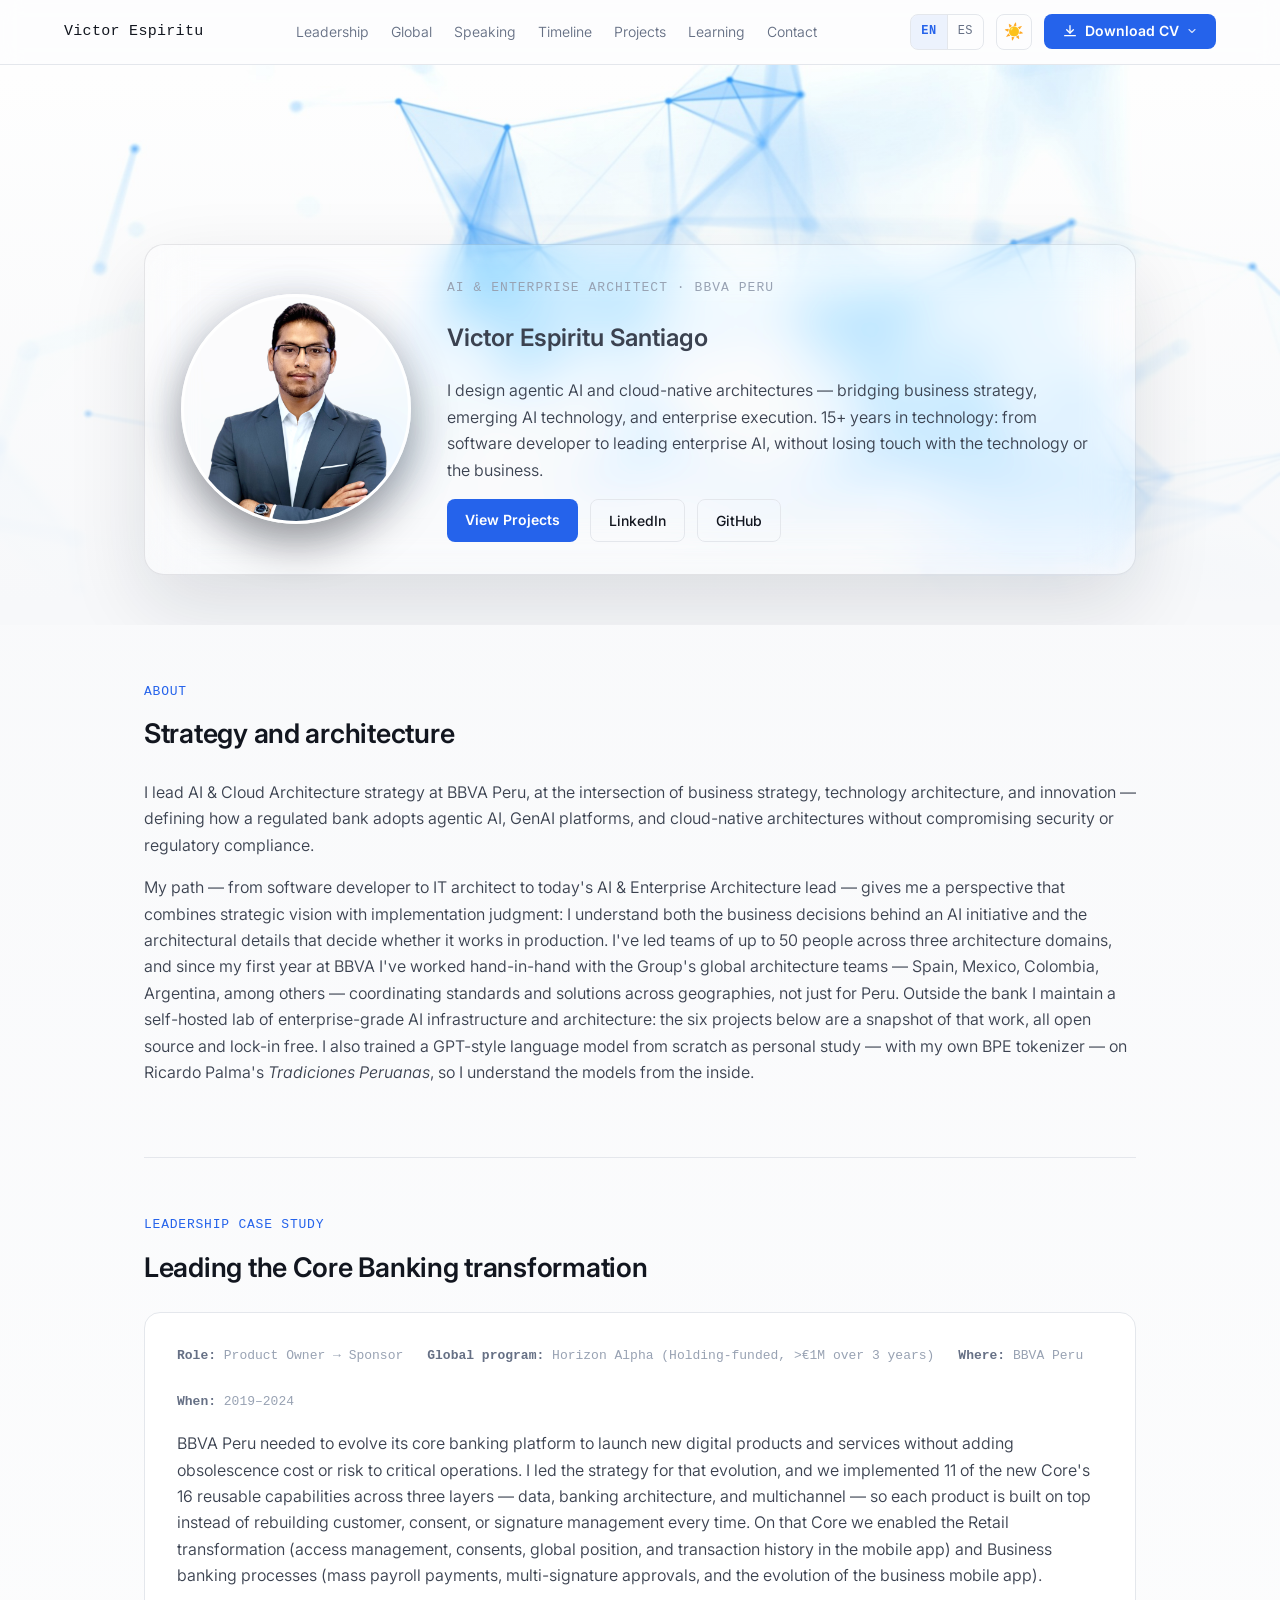
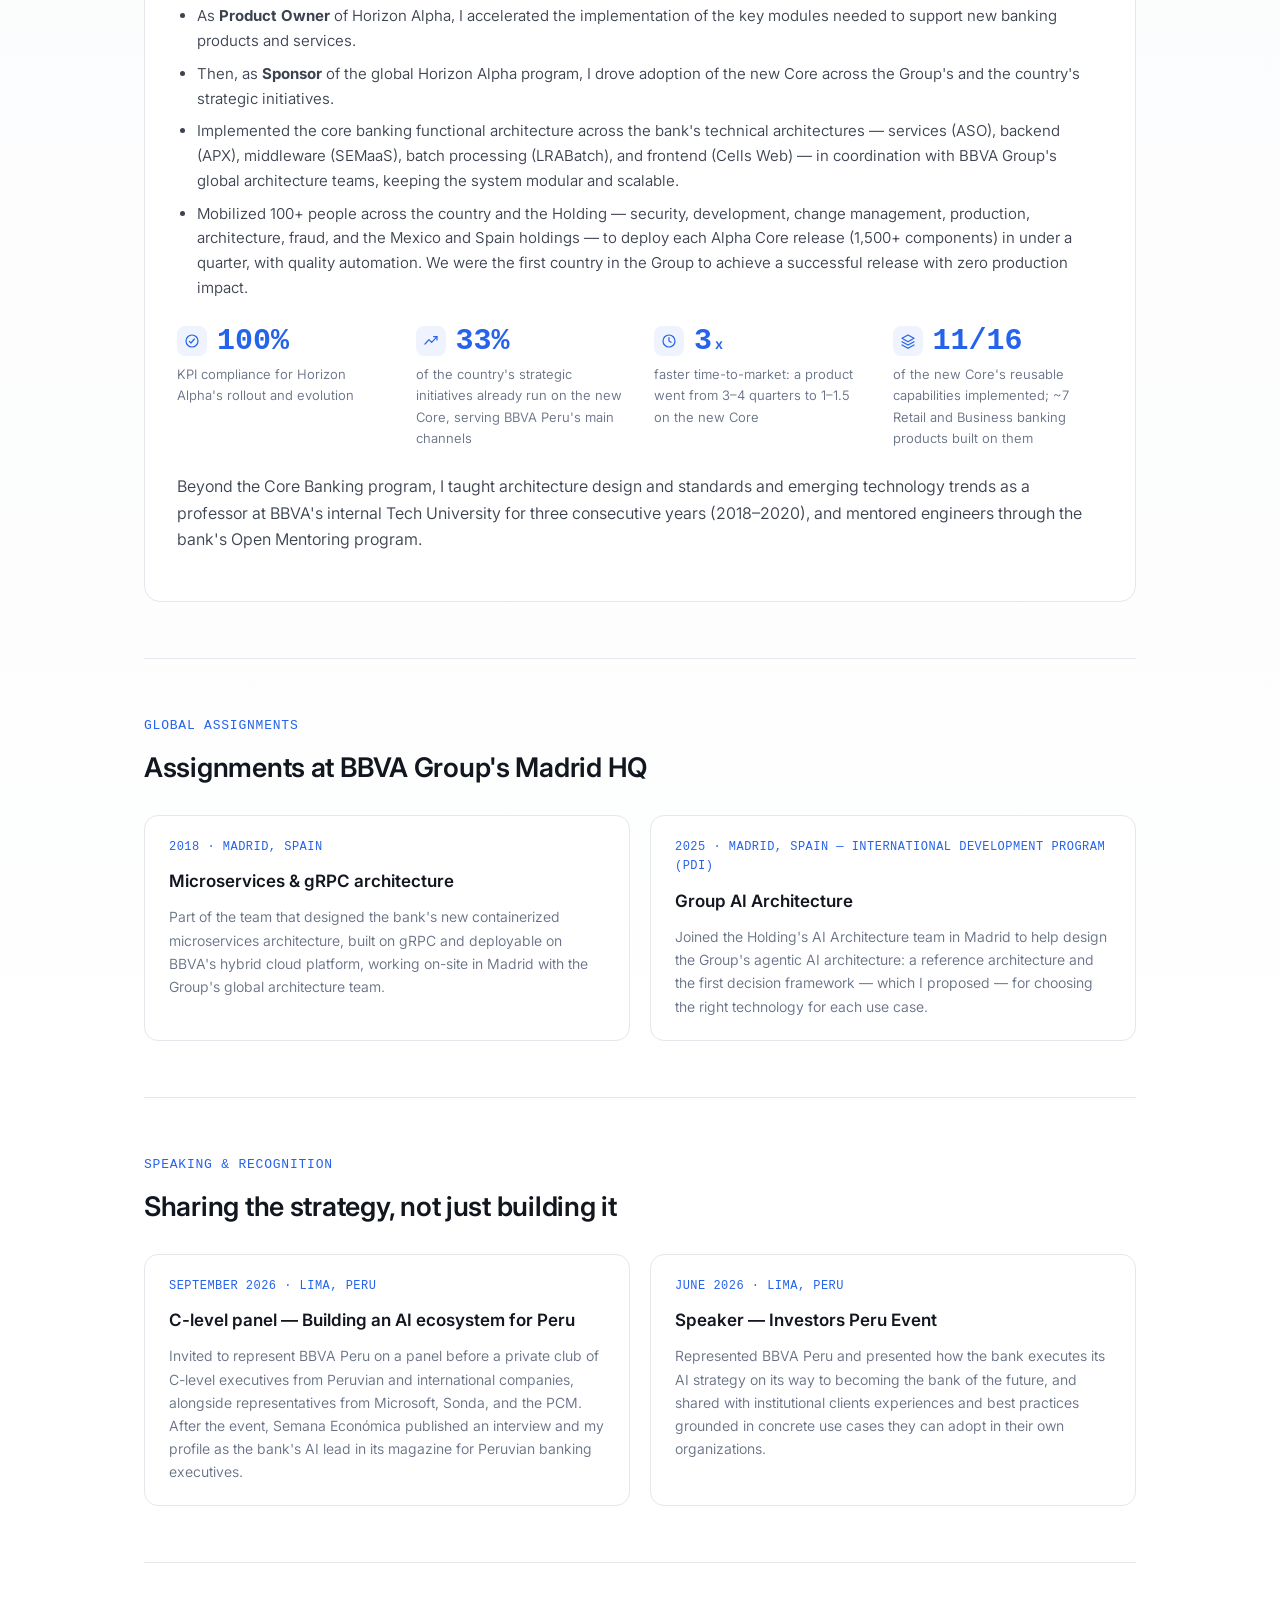
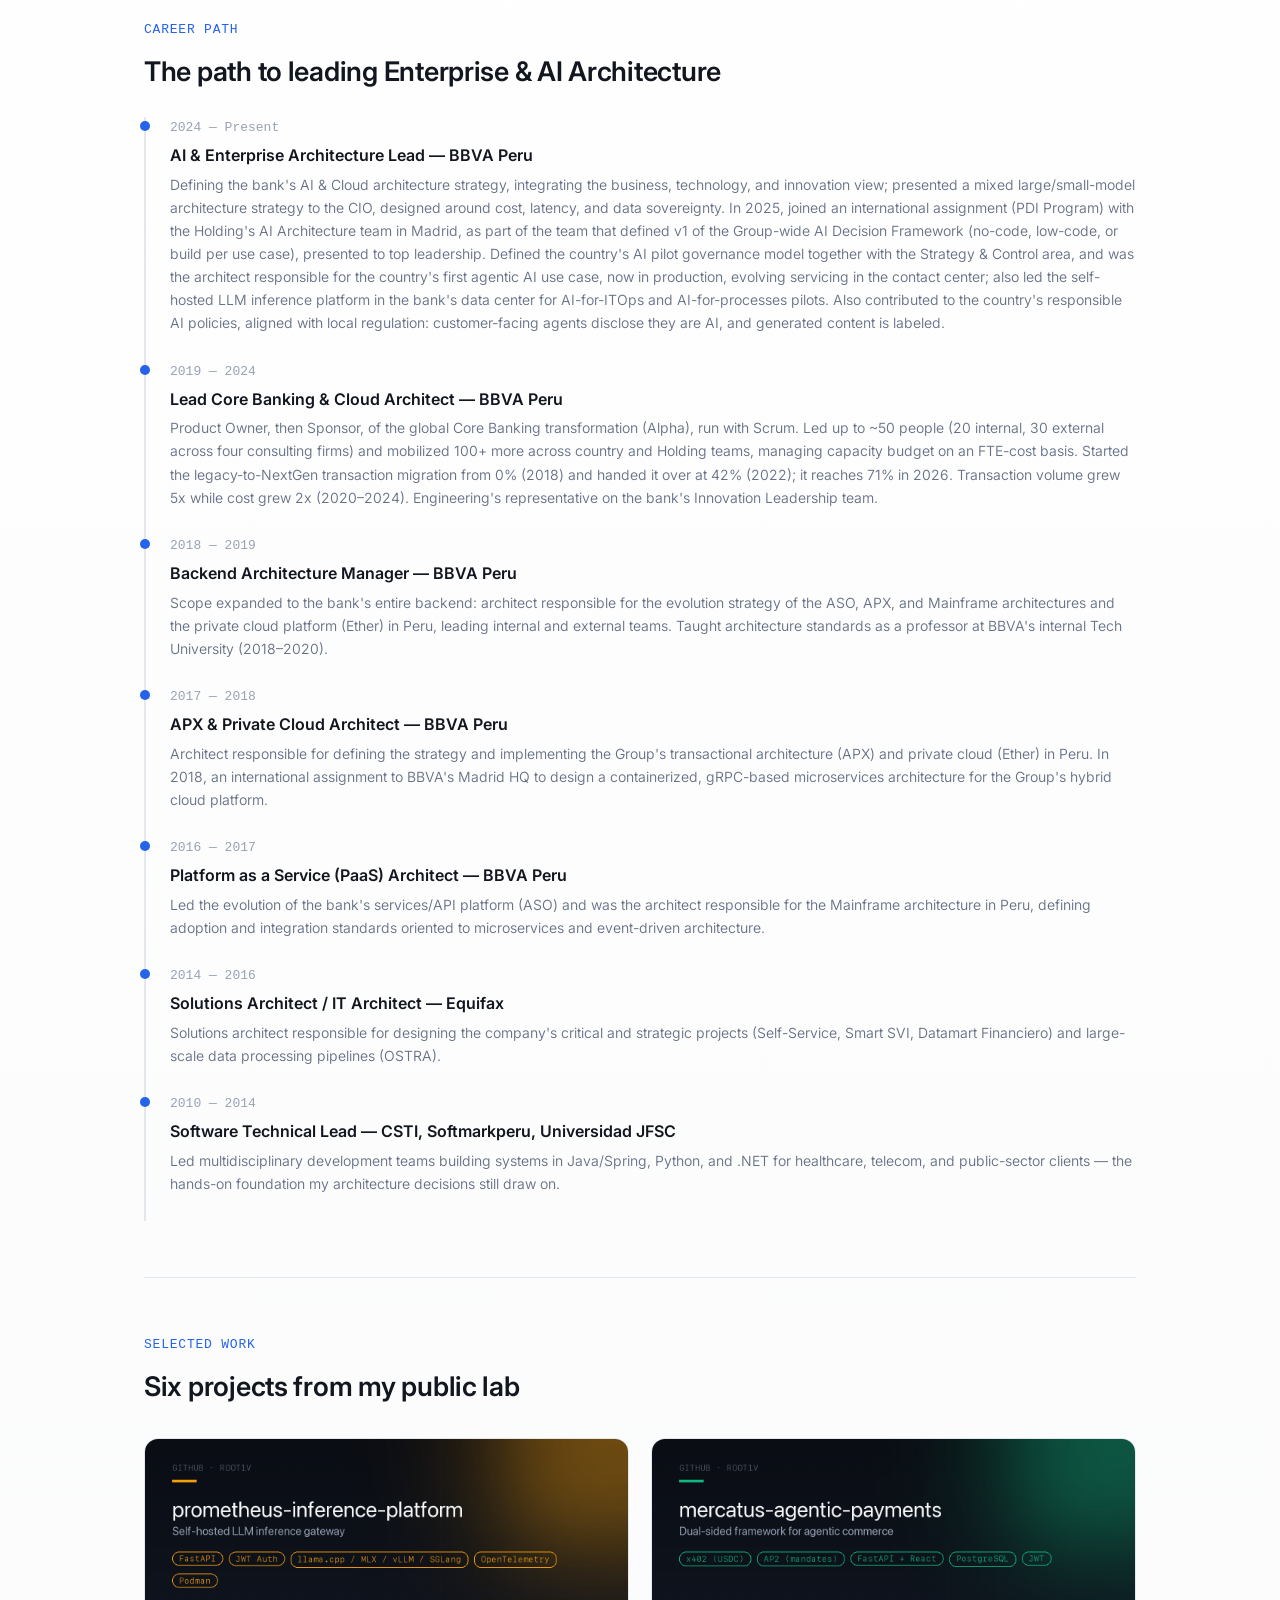
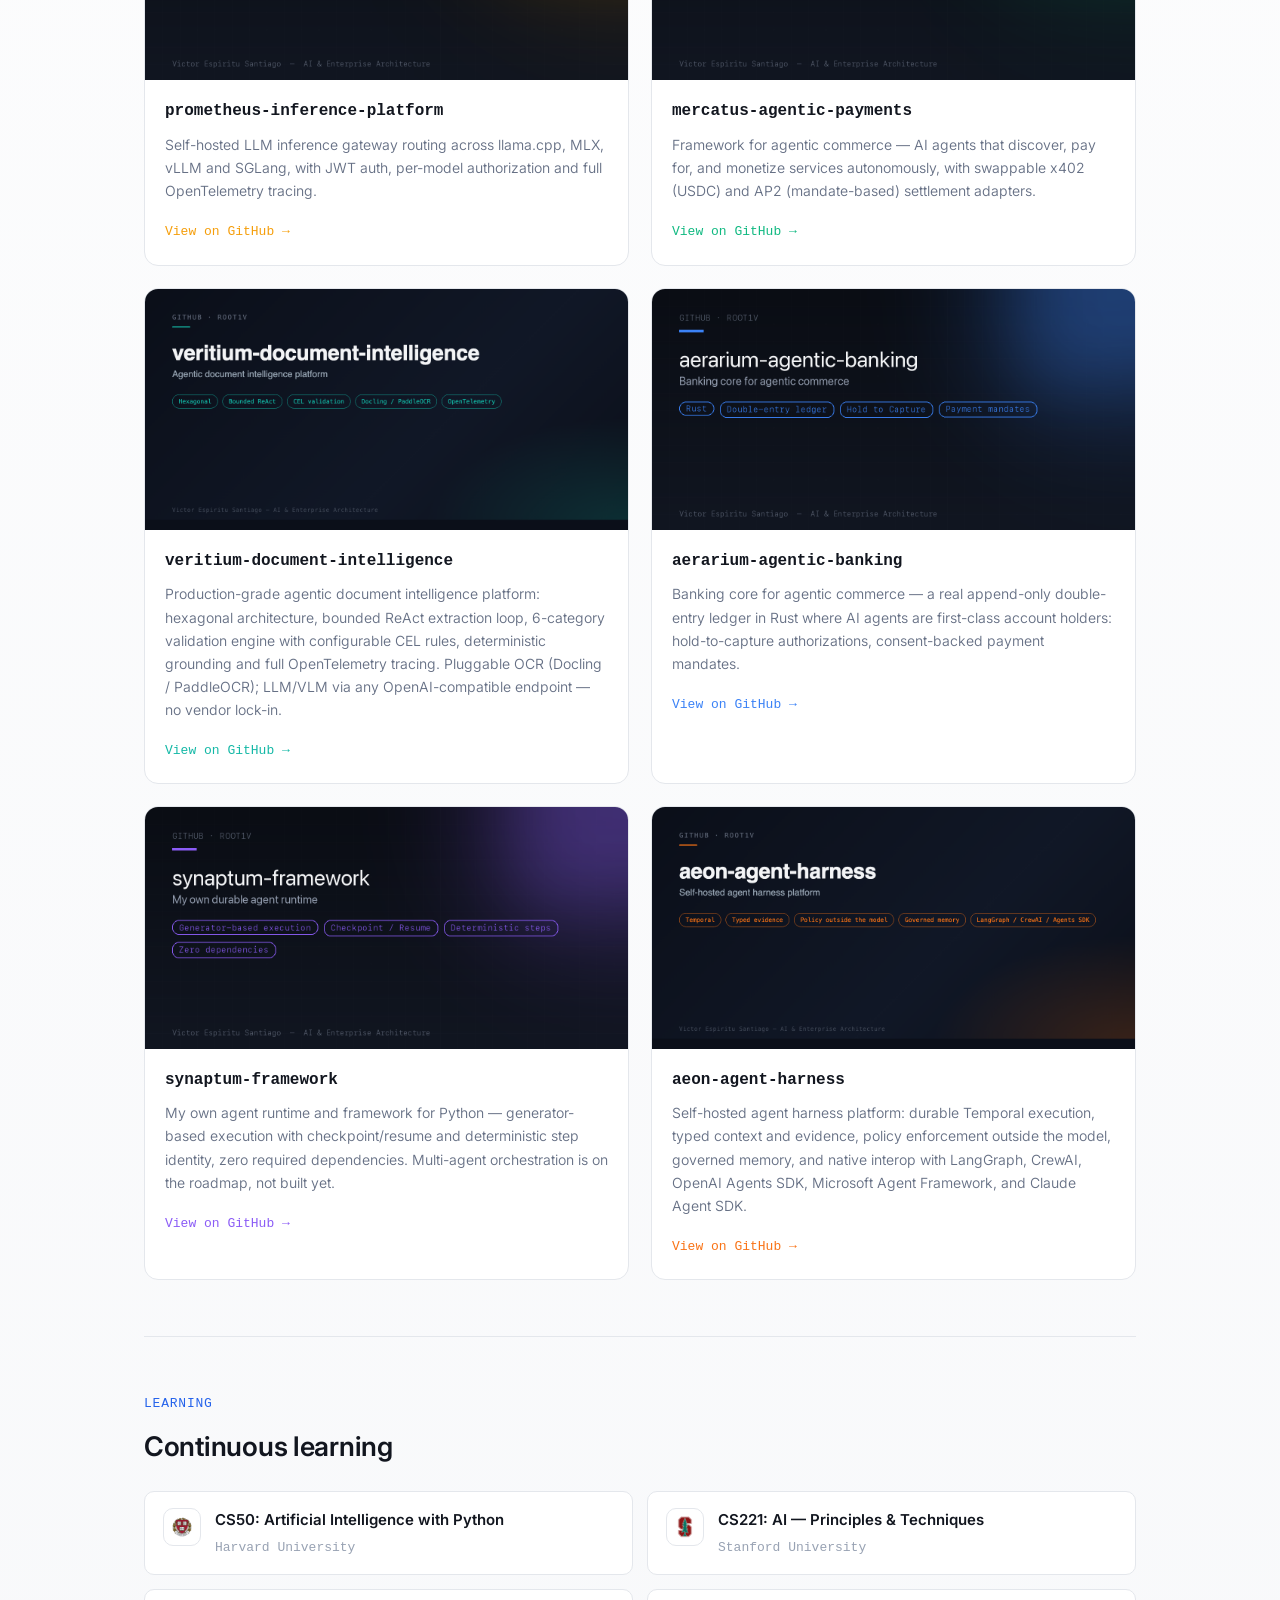
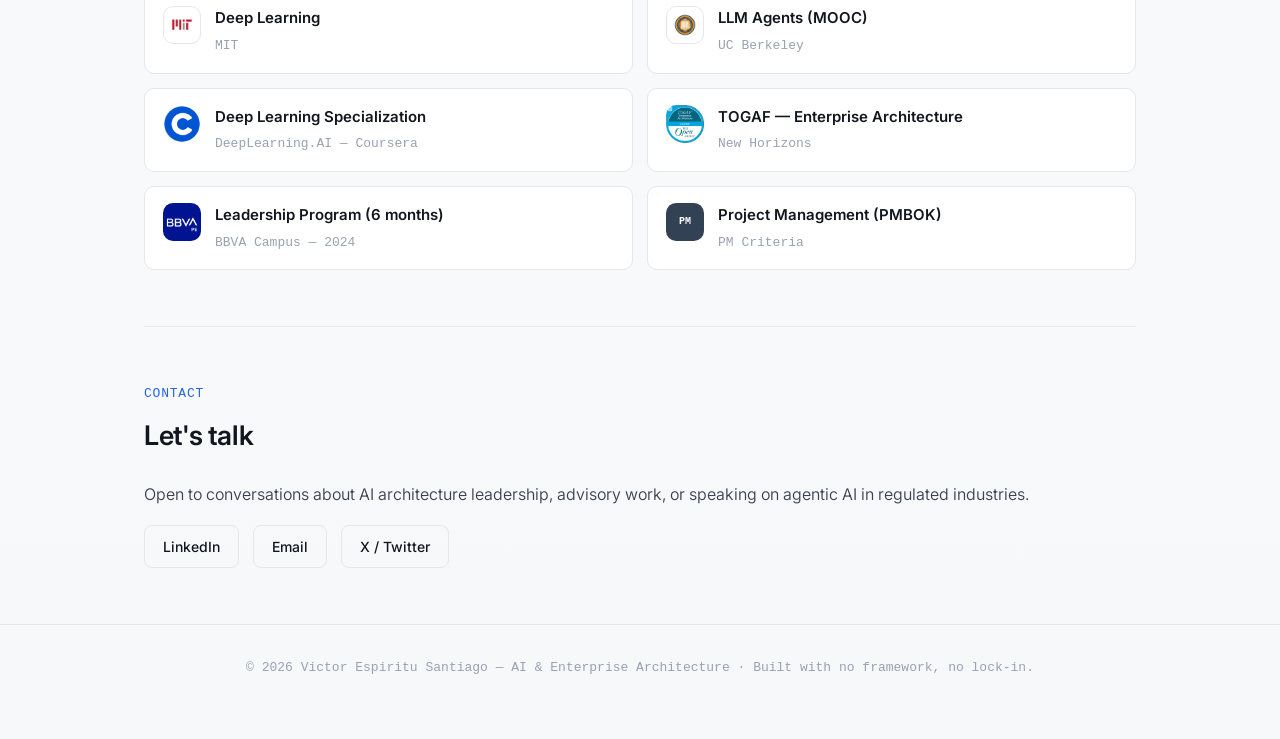
<file: index.html>
<!doctype html>
<html lang="en">
<head>
<meta charset="utf-8" />
<meta name="viewport" content="width=device-width, initial-scale=1" />
<title>Victor Espiritu Santiago — AI & Enterprise Architect</title>
<meta name="description" content="AI & Enterprise Architect at BBVA. Agentic AI, cloud-native architecture, and self-hosted LLM infrastructure — bridging business strategy and hands-on engineering." />
<link rel="canonical" href="https://root1v.github.io/portfolio/" />

<!-- Favicons -->
<link rel="icon" type="image/svg+xml" href="assets/img/favicon.svg" />
<link rel="icon" type="image/png" sizes="32x32" href="assets/img/favicon-32.png" />
<link rel="icon" type="image/png" sizes="16x16" href="assets/img/favicon-16.png" />
<link rel="apple-touch-icon" sizes="180x180" href="assets/img/apple-touch-icon.png" />
<link rel="manifest" href="assets/site.webmanifest" />
<meta name="theme-color" content="#0b0f19" />

<!-- Open Graph / Twitter Card -->
<meta property="og:type" content="website" />
<meta property="og:site_name" content="Victor Espiritu Santiago" />
<meta property="og:title" content="Victor Espiritu Santiago — AI & Enterprise Architect" />
<meta property="og:description" content="AI & Enterprise Architect at BBVA. Agentic AI, cloud-native architecture, and self-hosted LLM infrastructure — bridging business strategy and hands-on engineering." />
<meta property="og:url" content="https://root1v.github.io/portfolio/" />
<meta property="og:image" content="https://root1v.github.io/portfolio/assets/img/og-image.jpg" />
<meta property="og:image:width" content="1200" />
<meta property="og:image:height" content="630" />
<meta name="twitter:card" content="summary_large_image" />
<meta name="twitter:site" content="@VEspirituS" />
<meta name="twitter:title" content="Victor Espiritu Santiago — AI & Enterprise Architect" />
<meta name="twitter:description" content="AI & Enterprise Architect at BBVA. Agentic AI, cloud-native architecture, and self-hosted LLM infrastructure — bridging business strategy and hands-on engineering." />
<meta name="twitter:image" content="https://root1v.github.io/portfolio/assets/img/og-image.jpg" />

<script>
  (function () {
    var saved = null;
    try { saved = localStorage.getItem("theme"); } catch (e) {}
    var theme = saved || (window.matchMedia && window.matchMedia("(prefers-color-scheme: light)").matches ? "light" : "dark");
    document.documentElement.setAttribute("data-theme", theme);
  })();
  // Always start a fresh load/refresh at the top of the page instead of
  // wherever the browser last had you scrolled (or an old #anchor in the URL).
  if ("scrollRestoration" in history) {
    history.scrollRestoration = "manual";
  }
  window.addEventListener("load", function () {
    window.scrollTo(0, 0);
  });
</script>
<link rel="preconnect" href="https://fonts.googleapis.com" />
<link rel="preconnect" href="https://fonts.gstatic.com" crossorigin />
<link href="https://fonts.googleapis.com/css2?family=Inter:wght@300;400;500;600;700&display=swap" rel="stylesheet" />
<link rel="stylesheet" href="assets/css/style.css?v=12" />
<script type="application/ld+json">
{
  "@context": "https://schema.org",
  "@type": "Person",
  "name": "Victor Espiritu Santiago",
  "alternateName": "Root1V",
  "jobTitle": "AI & Enterprise Architecture Lead",
  "worksFor": { "@type": "Organization", "name": "BBVA Peru" },
  "url": "https://root1v.github.io/portfolio/",
  "sameAs": [
    "https://github.com/Root1V",
    "https://www.linkedin.com/in/victor-espiritu-santiago-89873782/",
    "https://x.com/VEspirituS"
  ],
  "knowsAbout": [
    "Enterprise Architecture", "TOGAF", "Agentic AI", "Generative AI",
    "Cloud Architecture", "LLM Inference", "Core Banking Transformation"
  ]
}
</script>
</head>
<body>

<header class="site-nav">
  <div class="nav-inner">
    <div class="brand">Victor Espiritu</div>
    <nav class="nav-links">
      <a href="#leadership" data-i18n="nav.leadership">Leadership</a>
      <a href="#global" data-i18n="nav.global">Global</a>
      <a href="#speaking" data-i18n="nav.speaking">Speaking</a>
      <a href="#timeline" data-i18n="nav.timeline">Timeline</a>
      <a href="#projects" data-i18n="nav.projects">Projects</a>
      <a href="#certifications" data-i18n="nav.certs">Learning</a>
      <a href="#contact" data-i18n="nav.contact">Contact</a>
    </nav>
    <div class="hero-cta nav-actions">
      <div class="lang-toggle" role="group" aria-label="Language">
        <button type="button" data-lang="en" aria-pressed="true">EN</button>
        <button type="button" data-lang="es" aria-pressed="false">ES</button>
      </div>
      <button class="theme-toggle" id="theme-toggle" type="button" aria-label="Toggle light/dark theme">🌙</button>
      <div class="cv-menu">
        <button class="btn btn-primary cv-btn" id="cv-btn" type="button" aria-haspopup="true" aria-expanded="false" aria-controls="cv-list">
          <svg class="cv-icon" viewBox="0 0 24 24" fill="none" stroke="currentColor" stroke-width="2" stroke-linecap="round" stroke-linejoin="round" aria-hidden="true"><path d="M12 4v11"/><path d="m7 10 5 5 5-5"/><path d="M4 19h16"/></svg>
          <span class="cv-label" data-i18n="nav.resume">Download CV</span>
          <span class="cv-label-short" aria-hidden="true">CV</span>
          <svg class="cv-caret" viewBox="0 0 24 24" fill="none" stroke="currentColor" stroke-width="2.2" stroke-linecap="round" stroke-linejoin="round" aria-hidden="true"><path d="m6 9 6 6 6-6"/></svg>
        </button>
        <ul class="cv-list" id="cv-list" role="menu" aria-label="Choose CV language">
          <li role="none"><a role="menuitem" href="assets/Victor_Espiritu_Santiago_Resume.pdf" download><span class="cv-flag">EN</span><span data-i18n="nav.cv.en">English</span></a></li>
          <li role="none"><a role="menuitem" href="assets/Victor_Espiritu_Santiago_CV_ES.pdf" download><span class="cv-flag">ES</span><span data-i18n="nav.cv.es">Español</span></a></li>
        </ul>
      </div>
    </div>
  </div>
</header>

<section class="hero-full">
  <div class="hero-inner wrap">
    <div class="glass-panel">
      <div class="glass-photo">
        <img src="assets/img/headshot.png?v=3" alt="Victor Espiritu Santiago" />
      </div>
      <div>
        <div class="hero-eyebrow" data-i18n="hero.eyebrow">AI &amp; Enterprise Architect · BBVA Peru</div>
        <h1>Victor Espiritu Santiago</h1>
        <p class="lede" data-i18n="hero.lede">
          I design agentic AI and cloud-native architectures — bridging business strategy,
          emerging AI technology, and enterprise execution. 15+ years in technology: from software
          developer to leading enterprise AI, without losing touch with the technology or the business.
        </p>
        <div class="hero-cta">
          <a class="btn btn-primary" href="#projects" data-i18n="hero.view">View Projects</a>
          <a class="btn" href="https://www.linkedin.com/in/victor-espiritu-santiago-89873782/" target="_blank" rel="noopener">LinkedIn</a>
          <a class="btn" href="https://github.com/Root1V" target="_blank" rel="noopener">GitHub</a>
        </div>
      </div>
    </div>
  </div>
</section>

<div class="wrap">

  <section id="about">
    <div class="section-label" data-i18n="about.label">About</div>
    <h2 data-i18n="about.h2">Strategy and architecture</h2>
    <p class="lead-p" data-i18n="about.p1">
      I lead AI &amp; Cloud Architecture strategy at BBVA Peru, at the intersection of business
      strategy, technology architecture, and innovation — defining how a regulated bank adopts
      agentic AI, GenAI platforms, and cloud-native architectures without compromising security
      or regulatory compliance.
    </p>
    <p class="lead-p" data-i18n="about.p2">
      My path — from software developer to IT architect to today's AI &amp; Enterprise Architecture
      lead — gives me a perspective that combines strategic vision with implementation judgment:
      I understand both the business decisions behind an AI initiative and the architectural
      details that decide whether it works in production. I've led teams of up to 50 people across
      three architecture domains, and since my first year at BBVA I've worked hand-in-hand with the
      Group's global architecture teams — Spain, Mexico, Colombia, Argentina, among others —
      coordinating standards and solutions across geographies, not just for Peru. Outside the bank
      I maintain a self-hosted lab of enterprise-grade AI infrastructure and architecture: the six projects below
      are a snapshot of that work, all open source and lock-in free. I also trained a GPT-style language model from scratch as personal study — with my own BPE tokenizer — on
      Ricardo Palma's <em>Tradiciones Peruanas</em>, so I understand the models from the inside.
    </p>
  </section>

  <section id="leadership">
    <div class="section-label" data-i18n="lead.label">Leadership Case Study</div>
    <h2 data-i18n="lead.h2">Leading the Core Banking transformation</h2>
    <div class="case-study">
      <div class="case-meta">
        <span data-i18n="lead.meta.role"><strong>Role:</strong> Product Owner → Sponsor</span>
        <span data-i18n="lead.meta.program"><strong>Global program:</strong> Horizon Alpha (Holding-funded, &gt;€1M over 3 years)</span>
        <span data-i18n="lead.meta.where"><strong>Where:</strong> BBVA Peru</span>
        <span data-i18n="lead.meta.when"><strong>When:</strong> 2019–2024</span>
      </div>
      <p data-i18n="lead.p1">
        BBVA Peru needed to evolve its core banking platform to launch new digital products and
        services without adding obsolescence cost or risk to critical operations. I led the strategy
        for that evolution, and we implemented 11 of the new Core's 16 reusable capabilities across
        three layers — data, banking architecture, and multichannel — so each product is built on top
        instead of rebuilding customer, consent, or signature management every time. On that Core we
        enabled the Retail transformation (access management, consents, global position, and
        transaction history in the mobile app) and Business banking processes (mass payroll payments,
        multi-signature approvals, and the evolution of the business mobile app).
      </p>
      <ul>
        <li data-i18n="lead.li1">As <strong>Product Owner</strong> of Horizon Alpha, I accelerated the implementation of the key modules needed to support new banking products and services.</li>
        <li data-i18n="lead.li2">Then, as <strong>Sponsor</strong> of the global Horizon Alpha program, I drove adoption of the new Core across the Group's and the country's strategic initiatives.</li>
        <li data-i18n="lead.li3">Implemented the core banking functional architecture across the bank's technical architectures — services (ASO), backend (APX), middleware (SEMaaS), batch processing (LRABatch), and frontend (Cells Web) — in coordination with BBVA Group's global architecture teams, keeping the system modular and scalable.</li>
        <li data-i18n="lead.li4">Mobilized 100+ people across the country and the Holding — security, development, change management, production, architecture, fraud, and the Mexico and Spain holdings — to deploy each Alpha Core release (1,500+ components) in under a quarter, with quality automation. We were the first country in the Group to achieve a successful release with zero production impact.</li>
      </ul>
      <div class="stat-row">
        <div class="stat">
          <div class="stat-top">
            <div class="stat-icon" aria-hidden="true"><svg viewBox="0 0 24 24" fill="none" stroke="currentColor" stroke-width="1.8" stroke-linecap="round" stroke-linejoin="round"><circle cx="12" cy="12" r="9"/><path d="m8 12.5 2.5 2.5 5-6"/></svg></div>
            <div class="num">100%</div>
          </div>
          <div class="label" data-i18n="lead.stat1">KPI compliance for Horizon Alpha's rollout and evolution</div>
        </div>
        <div class="stat">
          <div class="stat-top">
            <div class="stat-icon" aria-hidden="true"><svg viewBox="0 0 24 24" fill="none" stroke="currentColor" stroke-width="1.8" stroke-linecap="round" stroke-linejoin="round"><path d="M3 16.5 9 10l4 4 8-8.5"/><path d="M16 5.5h5v5"/></svg></div>
            <div class="num">33%</div>
          </div>
          <div class="label" data-i18n="lead.stat2">of the country's strategic initiatives already run on the new Core, serving BBVA Peru's main channels</div>
        </div>
        <div class="stat">
          <div class="stat-top">
            <div class="stat-icon" aria-hidden="true"><svg viewBox="0 0 24 24" fill="none" stroke="currentColor" stroke-width="1.8" stroke-linecap="round" stroke-linejoin="round"><circle cx="12" cy="12" r="9"/><path d="M12 7v5l3 2"/></svg></div>
            <div class="num">3<span class="unit">x</span></div>
          </div>
          <div class="label" data-i18n="lead.stat3">faster time-to-market: a product went from 3–4 quarters to 1–1.5 on the new Core</div>
        </div>
        <div class="stat">
          <div class="stat-top">
            <div class="stat-icon" aria-hidden="true"><svg viewBox="0 0 24 24" fill="none" stroke="currentColor" stroke-width="1.8" stroke-linecap="round" stroke-linejoin="round"><path d="M12 3 3 8l9 5 9-5-9-5Z"/><path d="m3 13 9 5 9-5"/><path d="m3 18 9 5 9-5"/></svg></div>
            <div class="num">11/16</div>
          </div>
          <div class="label" data-i18n="lead.stat4">of the new Core's reusable capabilities implemented; ~7 Retail and Business banking products built on them</div>
        </div>
      </div>
      <p data-i18n="lead.p2">
        Beyond the Core Banking program, I taught architecture design and standards and emerging
        technology trends as a professor at BBVA's internal Tech University for three consecutive
        years (2018–2020), and mentored engineers through the bank's Open Mentoring program.
      </p>
    </div>
  </section>

  <section id="global">
    <div class="section-label" data-i18n="global.label">Global Assignments</div>
    <h2 data-i18n="global.h2">Assignments at BBVA Group's Madrid HQ</h2>
    <div class="two-col-grid">
      <div class="info-card">
        <div class="info-card-meta" data-i18n="global.c1.meta">2018 · Madrid, Spain</div>
        <h4 data-i18n="global.c1.h4">Microservices &amp; gRPC architecture</h4>
        <p data-i18n="global.c1.p">Part of the team that designed the bank's new containerized microservices architecture, built on gRPC and deployable on BBVA's hybrid cloud platform, working on-site in Madrid with the Group's global architecture team.</p>
      </div>
      <div class="info-card">
        <div class="info-card-meta" data-i18n="global.c2.meta">2025 · Madrid, Spain — International Development Program (PDI)</div>
        <h4 data-i18n="global.c2.h4">Group AI Architecture</h4>
        <p data-i18n="global.c2.p">Joined the Holding's AI Architecture team in Madrid to help design the Group's agentic AI architecture: a reference architecture and the first decision framework — which I proposed — for choosing the right technology for each use case.</p>
      </div>
    </div>
  </section>

  <section id="speaking">
    <div class="section-label" data-i18n="speak.label">Speaking &amp; Recognition</div>
    <h2 data-i18n="speak.h2">Sharing the strategy, not just building it</h2>
    <div class="two-col-grid">
      <div class="info-card">
        <div class="info-card-meta" data-i18n="speak.c1.meta">September 2026 · Lima, Peru</div>
        <h4 data-i18n="speak.c1.h4">C-level panel — Building an AI ecosystem for Peru</h4>
        <p data-i18n="speak.c1.p">Invited to represent BBVA Peru on a panel before a private club of C-level executives from Peruvian and international companies, alongside representatives from Microsoft, Sonda, and the PCM. After the event, Semana Económica published an interview and my profile as the bank's AI lead in its magazine for Peruvian banking executives.</p>
      </div>
      <div class="info-card">
        <div class="info-card-meta" data-i18n="speak.c2.meta">June 2026 · Lima, Peru</div>
        <h4 data-i18n="speak.c2.h4">Speaker — Investors Peru Event</h4>
        <p data-i18n="speak.c2.p">Represented BBVA Peru and presented how the bank executes its AI strategy on its way to becoming the bank of the future, and shared with institutional clients experiences and best practices grounded in concrete use cases they can adopt in their own organizations.</p>
      </div>
    </div>
  </section>

  <section id="timeline">
    <div class="section-label" data-i18n="tl.label">Career Path</div>
    <h2 data-i18n="tl.h2">The path to leading Enterprise &amp; AI Architecture</h2>
    <div class="timeline">
      <div class="tl-item">
        <div class="tl-date" data-i18n="tl1.date">2024 — Present</div>
        <h4 data-i18n="tl1.h4">AI &amp; Enterprise Architecture Lead — BBVA Peru</h4>
        <p data-i18n="tl1.p">Defining the bank's AI &amp; Cloud architecture strategy, integrating the business, technology, and innovation view; presented a mixed large/small-model architecture strategy to the CIO, designed around cost, latency, and data sovereignty. In 2025, joined an international assignment (PDI Program) with the Holding's AI Architecture team in Madrid, as part of the team that defined v1 of the Group-wide AI Decision Framework (no-code, low-code, or build per use case), presented to top leadership. Defined the country's AI pilot governance model together with the Strategy &amp; Control area, and was the architect responsible for the country's first agentic AI use case, now in production, evolving servicing in the contact center; also led the self-hosted LLM inference platform in the bank's data center for AI-for-ITOps and AI-for-processes pilots. Also contributed to the country's responsible AI policies, aligned with local regulation: customer-facing agents disclose they are AI, and generated content is labeled.</p>
      </div>
      <div class="tl-item">
        <div class="tl-date">2019 — 2024</div>
        <h4 data-i18n="tl2.h4">Lead Core Banking &amp; Cloud Architect — BBVA Peru</h4>
        <p data-i18n="tl2.p">Product Owner, then Sponsor, of the global Core Banking transformation (Alpha), run with Scrum. Led up to ~50 people (20 internal, 30 external across four consulting firms) and mobilized 100+ more across country and Holding teams, managing capacity budget on an FTE-cost basis. Started the legacy-to-NextGen transaction migration from 0% (2018) and handed it over at 42% (2022); it reaches 71% in 2026. Transaction volume grew 5x while cost grew 2x (2020–2024). Engineering's representative on the bank's Innovation Leadership team.</p>
      </div>
      <div class="tl-item">
        <div class="tl-date">2018 — 2019</div>
        <h4 data-i18n="tl3.h4">Backend Architecture Manager — BBVA Peru</h4>
        <p data-i18n="tl3.p">Scope expanded to the bank's entire backend: architect responsible for the evolution strategy of the ASO, APX, and Mainframe architectures and the private cloud platform (Ether) in Peru, leading internal and external teams. Taught architecture standards as a professor at BBVA's internal Tech University (2018–2020).</p>
      </div>
      <div class="tl-item">
        <div class="tl-date">2017 — 2018</div>
        <h4 data-i18n="tl4.h4">APX &amp; Private Cloud Architect — BBVA Peru</h4>
        <p data-i18n="tl4.p">Architect responsible for defining the strategy and implementing the Group's transactional architecture (APX) and private cloud (Ether) in Peru. In 2018, an international assignment to BBVA's Madrid HQ to design a containerized, gRPC-based microservices architecture for the Group's hybrid cloud platform.</p>
      </div>
      <div class="tl-item">
        <div class="tl-date">2016 — 2017</div>
        <h4 data-i18n="tl5.h4">Platform as a Service (PaaS) Architect — BBVA Peru</h4>
        <p data-i18n="tl5.p">Led the evolution of the bank's services/API platform (ASO) and was the architect responsible for the Mainframe architecture in Peru, defining adoption and integration standards oriented to microservices and event-driven architecture.</p>
      </div>
      <div class="tl-item">
        <div class="tl-date">2014 — 2016</div>
        <h4 data-i18n="tl6.h4">Solutions Architect / IT Architect — Equifax</h4>
        <p data-i18n="tl6.p">Solutions architect responsible for designing the company's critical and strategic projects (Self-Service, Smart SVI, Datamart Financiero) and large-scale data processing pipelines (OSTRA).</p>
      </div>
      <div class="tl-item">
        <div class="tl-date">2010 — 2014</div>
        <h4 data-i18n="tl7.h4">Software Technical Lead — CSTI, Softmarkperu, Universidad JFSC</h4>
        <p data-i18n="tl7.p">Led multidisciplinary development teams building systems in Java/Spring, Python, and .NET for healthcare, telecom, and public-sector clients — the hands-on foundation my architecture decisions still draw on.</p>
      </div>
    </div>
  </section>

  <section id="projects">
    <div class="section-label" data-i18n="projects.label">Selected Work</div>
    <h2 data-i18n="projects.h2">Six projects from my public lab</h2>
    <div class="projects-grid">
      <div class="project-card" style="--card-accent: var(--c-prometheus)">
        <img src="assets/img/proj-prometheus.png" loading="lazy" alt="prometheus-inference-platform" />
        <div class="project-body">
          <h3>prometheus-inference-platform</h3>
          <p data-i18n="proj.prometheus">Self-hosted LLM inference gateway routing across llama.cpp, MLX, vLLM and SGLang, with JWT auth, per-model authorization and full OpenTelemetry tracing.</p>
          <a class="project-link" href="https://github.com/Root1V/prometheus-inference-platform" target="_blank" rel="noopener" data-i18n="proj.link">View on GitHub →</a>
        </div>
      </div>

      <div class="project-card" style="--card-accent: var(--c-mercatus)">
        <img src="assets/img/proj-mercatus.png" loading="lazy" alt="mercatus-agentic-payments" />
        <div class="project-body">
          <h3>mercatus-agentic-payments</h3>
          <p data-i18n="proj.mercatus">Framework for agentic commerce — AI agents that discover, pay for, and monetize services autonomously, with swappable x402 (USDC) and AP2 (mandate-based) settlement adapters.</p>
          <a class="project-link" href="https://github.com/Root1V/mercatus-agentic-payments" target="_blank" rel="noopener" data-i18n="proj.link">View on GitHub →</a>
        </div>
      </div>

      <div class="project-card" style="--card-accent: var(--c-veritium)">
        <img src="assets/img/proj-veritium.png" loading="lazy" alt="veritium-document-intelligence" />
        <div class="project-body">
          <h3>veritium-document-intelligence</h3>
          <p data-i18n="proj.veritium">Production-grade agentic document intelligence platform: hexagonal architecture, bounded ReAct extraction loop, 6-category validation engine with configurable CEL rules, deterministic grounding and full OpenTelemetry tracing. Pluggable OCR (Docling / PaddleOCR); LLM/VLM via any OpenAI-compatible endpoint — no vendor lock-in.</p>
          <a class="project-link" href="https://github.com/Root1V/veritium-document-intelligence" target="_blank" rel="noopener" data-i18n="proj.link">View on GitHub →</a>
        </div>
      </div>

      <div class="project-card" style="--card-accent: var(--c-aerarium)">
        <img src="assets/img/proj-aerarium.png" loading="lazy" alt="aerarium-agentic-banking" />
        <div class="project-body">
          <h3>aerarium-agentic-banking</h3>
          <p data-i18n="proj.aerarium">Banking core for agentic commerce — a real append-only double-entry ledger in Rust where AI agents are first-class account holders: hold-to-capture authorizations, consent-backed payment mandates.</p>
          <a class="project-link" href="https://github.com/Root1V/aerarium-agentic-banking" target="_blank" rel="noopener" data-i18n="proj.link">View on GitHub →</a>
        </div>
      </div>

      <div class="project-card" style="--card-accent: var(--c-synaptum)">
        <img src="assets/img/proj-synaptum.png" loading="lazy" alt="synaptum-framework" />
        <div class="project-body">
          <h3>synaptum-framework</h3>
          <p data-i18n="proj.synaptum">My own agent runtime and framework for Python — generator-based execution with checkpoint/resume and deterministic step identity, zero required dependencies. Multi-agent orchestration is on the roadmap, not built yet.</p>
          <a class="project-link" href="https://github.com/Root1V/synaptum-framework" target="_blank" rel="noopener" data-i18n="proj.link">View on GitHub →</a>
        </div>
      </div>

      <div class="project-card" style="--card-accent: var(--c-aeon)">
        <img src="assets/img/proj-aeon.png" loading="lazy" alt="aeon-agent-harness" />
        <div class="project-body">
          <h3>aeon-agent-harness</h3>
          <p data-i18n="proj.aeon">Self-hosted agent harness platform: durable Temporal execution, typed context and evidence, policy enforcement outside the model, governed memory, and native interop with LangGraph, CrewAI, OpenAI Agents SDK, Microsoft Agent Framework, and Claude Agent SDK.</p>
          <a class="project-link" href="https://github.com/Root1V/aeon-agent-harness" target="_blank" rel="noopener" data-i18n="proj.link">View on GitHub →</a>
        </div>
      </div>


    </div>
  </section>

  <section id="certifications">
    <div class="section-label" data-i18n="cert.label">Learning</div>
    <h2 data-i18n="cert.h2">Continuous learning</h2>
    <div class="cert-grid">
      <div class="cert-card">
        <div class="cert-icon cert-icon--logo" aria-hidden="true"><img src="assets/img/logos/harvard.png" alt="" loading="lazy"></div>
        <div class="cert-body">
          <div class="cert-name" data-i18n="cert.cs50">CS50: Artificial Intelligence with Python</div>
          <div class="cert-org" data-i18n="cert.harvard">Harvard University</div>
        </div>
      </div>
      <div class="cert-card">
        <div class="cert-icon cert-icon--logo" aria-hidden="true"><img src="assets/img/logos/stanford.png" alt="" loading="lazy"></div>
        <div class="cert-body">
          <div class="cert-name" data-i18n="cert.cs221">CS221: AI — Principles &amp; Techniques</div>
          <div class="cert-org" data-i18n="cert.stanford">Stanford University</div>
        </div>
      </div>
      <div class="cert-card">
        <div class="cert-icon cert-icon--logo" aria-hidden="true"><img src="assets/img/logos/mit.png" alt="" loading="lazy"></div>
        <div class="cert-body">
          <div class="cert-name">Deep Learning</div>
          <div class="cert-org">MIT</div>
        </div>
      </div>
      <div class="cert-card">
        <div class="cert-icon cert-icon--logo" aria-hidden="true"><img src="assets/img/logos/berkeley.png" alt="" loading="lazy"></div>
        <div class="cert-body">
          <div class="cert-name" data-i18n="cert.llm">LLM Agents (MOOC)</div>
          <div class="cert-org">UC Berkeley</div>
        </div>
      </div>
      <div class="cert-card">
        <div class="cert-icon cert-icon--logo-fill" aria-hidden="true"><img src="assets/img/logos/coursera.png" alt="" loading="lazy"></div>
        <div class="cert-body">
          <div class="cert-name" data-i18n="cert.dlspec">Deep Learning Specialization</div>
          <div class="cert-org">DeepLearning.AI — Coursera</div>
        </div>
      </div>
      <div class="cert-card">
        <div class="cert-icon cert-icon--logo-fill" aria-hidden="true"><img src="assets/img/logos/togaf.png" alt="" loading="lazy"></div>
        <div class="cert-body">
          <div class="cert-name" data-i18n="cert.togaf">TOGAF — Enterprise Architecture</div>
          <div class="cert-org">New Horizons</div>
        </div>
      </div>
      <div class="cert-card">
        <div class="cert-icon cert-icon--logo-fill" aria-hidden="true"><img src="assets/img/logos/bbva.png" alt="" loading="lazy"></div>
        <div class="cert-body">
          <div class="cert-name" data-i18n="cert.lead">Leadership Program (6 months)</div>
          <div class="cert-org">BBVA Campus — 2024</div>
        </div>
      </div>
      <div class="cert-card">
        <div class="cert-icon cert-icon--sm" aria-hidden="true" style="background:#334155;color:#fff;">PM</div>
        <div class="cert-body">
          <div class="cert-name" data-i18n="cert.pm">Project Management (PMBOK)</div>
          <div class="cert-org">PM Criteria</div>
        </div>
      </div>
    </div>
  </section>

  <section id="contact">
    <div class="section-label" data-i18n="contact.label">Contact</div>
    <h2 data-i18n="contact.h2">Let's talk</h2>
    <p class="lead-p" data-i18n="contact.p">Open to conversations about AI architecture leadership, advisory work, or speaking on agentic AI in regulated industries.</p>
    <div class="contact-links">
      <a class="btn" href="https://www.linkedin.com/in/victor-espiritu-santiago-89873782/" target="_blank" rel="noopener">LinkedIn</a>
      <a class="btn" href="mailto:espiritusantiagovictor@gmail.com">Email</a>
      <a class="btn" href="https://x.com/VEspirituS" target="_blank" rel="noopener">X / Twitter</a>
    </div>
  </section>

</div>

<footer>
  © <span id="year"></span> <span data-i18n="footer.text">Victor Espiritu Santiago — AI &amp; Enterprise Architecture · Built with no framework, no lock-in.</span>
</footer>

<script>
  (function () {
    var btn = document.getElementById("theme-toggle");
    function sync() {
      var current = document.documentElement.getAttribute("data-theme") || "dark";
      btn.textContent = current === "light" ? "☀️" : "🌙";
    }
    sync();
    btn.addEventListener("click", function () {
      var current = document.documentElement.getAttribute("data-theme") || "dark";
      var next = current === "light" ? "dark" : "light";
      document.documentElement.setAttribute("data-theme", next);
      try { localStorage.setItem("theme", next); } catch (e) {}
      sync();
    });
  })();

  document.getElementById("year").textContent = new Date().getFullYear();

  (function () {
    var menu = document.querySelector(".cv-menu");
    var btn = document.getElementById("cv-btn");
    var list = document.getElementById("cv-list");
    if (!menu || !btn || !list) return;
    function setOpen(open) {
      menu.classList.toggle("open", open);
      btn.setAttribute("aria-expanded", open ? "true" : "false");
    }
    btn.addEventListener("click", function (e) {
      e.stopPropagation();
      var open = !menu.classList.contains("open");
      setOpen(open);
      if (open) { var first = list.querySelector("a"); if (first) first.focus(); }
    });
    list.addEventListener("click", function () { setOpen(false); });
    document.addEventListener("click", function (e) { if (!menu.contains(e.target)) setOpen(false); });
    document.addEventListener("keydown", function (e) {
      if (e.key === "Escape" && menu.classList.contains("open")) { setOpen(false); btn.focus(); }
    });
  })();
</script>
<script src="assets/js/i18n.js?v=18"></script>

</body>
</html>
</file>
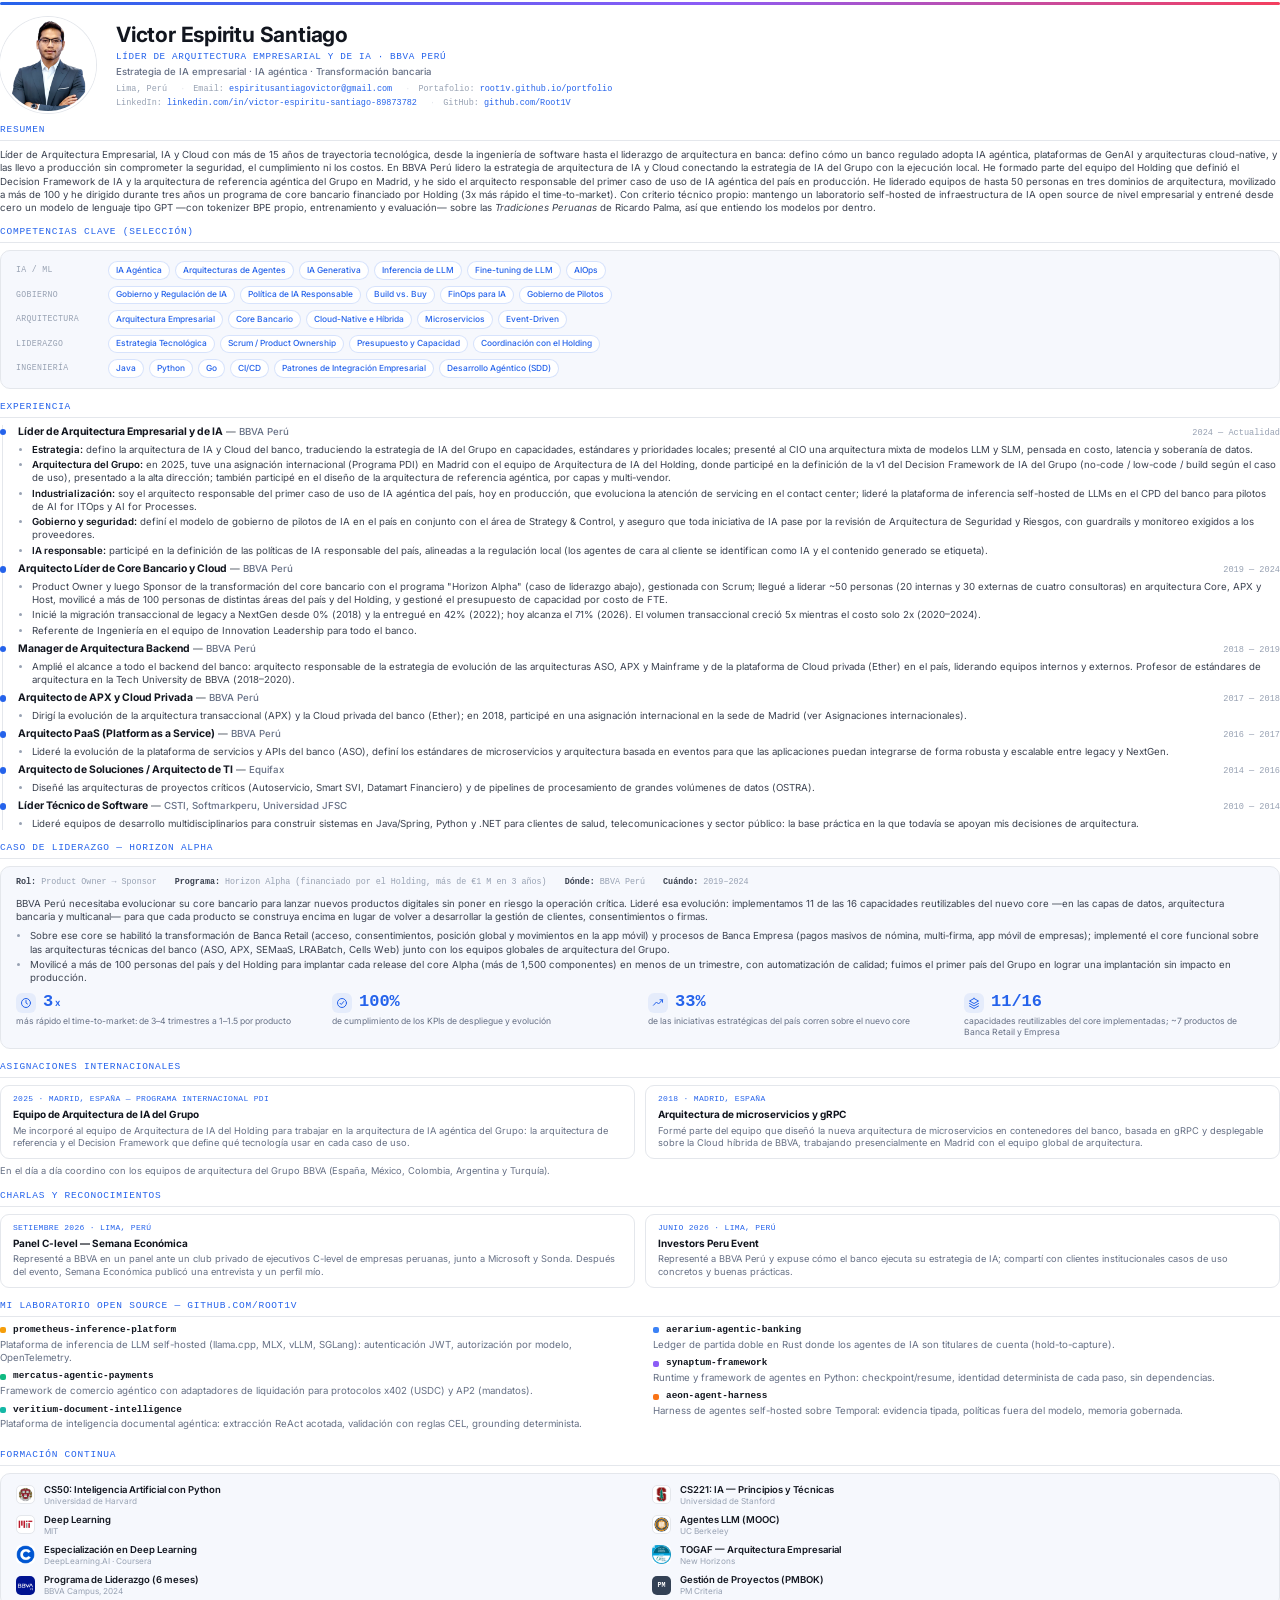
<file: resume/resume-es.html>
<!doctype html>
<html lang="es">
<head>
<meta charset="utf-8" />
<title>Victor Espiritu Santiago — CV</title>
<link rel="preconnect" href="https://fonts.googleapis.com" />
<link rel="preconnect" href="https://fonts.gstatic.com" crossorigin />
<link href="https://fonts.googleapis.com/css2?family=Inter:wght@400;500;600;700&display=swap" rel="stylesheet" />
<style>
  :root {
    --text-0: #12161f;
    --text-1: #3b4250;
    --text-2: #667085;
    --text-dim: #98a2b3;
    --border: #e4e7ec;
    --accent: #2563eb;
    --accent-soft: rgba(37, 99, 235, 0.08);
    --panel-bg: #f6f8fd;
    --mono: "SFMono-Regular", ui-monospace, Menlo, Consolas, monospace;
    --sans: "Inter", -apple-system, BlinkMacSystemFont, "Segoe UI", Roboto, Helvetica, Arial, sans-serif;

    --c-argus: #f43f5e;
    --c-prometheus: #f59e0b;
    --c-aerarium: #3b82f6;
    --c-mercatus: #10b981;
    --c-synaptum: #8b5cf6;
  }
  @page { size: A4; margin: 15mm 16mm 14mm; }
  * { box-sizing: border-box; }
  html, body { margin: 0; padding: 0; }
  body {
    font-family: var(--sans);
    color: var(--text-1);
    font-size: 10px;
    line-height: 1.37;
  }
  .accent-rule {
    height: 3px;
    width: 100%;
    border-radius: 3px;
    background: linear-gradient(90deg, var(--accent), var(--c-synaptum) 55%, var(--c-argus));
    margin: 2px 0 12px;
  }
  .page { padding: 0; }

  /* Header */
  .header { display: flex; align-items: center; gap: 20px; margin-bottom: 4px; }
  .photo {
    flex-shrink: 0;
    width: 96px;
    height: 96px;
    border-radius: 50%;
    overflow: hidden;
    border: 2px solid #ffffff;
    box-shadow: 0 0 0 1px var(--border);
  }
  .photo img { width: 100%; height: 100%; object-fit: cover; display: block; }
  h1 { font-size: 21px; font-weight: 700; color: var(--text-0); margin: 0 0 2px; letter-spacing: -0.01em; }
  .eyebrow {
    font-family: var(--mono);
    font-size: 9.3px;
    font-weight: 500;
    color: var(--accent);
    letter-spacing: 0.07em;
    text-transform: uppercase;
    margin: 0 0 3px;
  }
  .tagline { font-size: 9.6px; font-weight: 500; color: var(--text-2); margin: -2px 0 6px; }
  .job li strong { color: var(--text-0); font-weight: 600; }
  .contact { font-family: var(--mono); font-size: 8.5px; color: var(--text-dim); }
  .contact a { color: var(--accent); text-decoration: none; font-weight: 500; }
  .contact span.sep { color: var(--border); margin: 0 8px; }
  .contact .citem { white-space: nowrap; }
  .contact-row { margin-bottom: 2px; }
  .contact-row:last-child { margin-bottom: 0; }

  .section-label {
    font-family: var(--mono);
    font-size: 9.5px;
    font-weight: 500;
    color: var(--accent);
    letter-spacing: 0.08em;
    text-transform: uppercase;
    border-bottom: 1px solid var(--border);
    padding-bottom: 4px;
    margin: 11px 0 7px;
    page-break-after: avoid;
  }
  .header + .section-label { margin-top: 10px; }

  .summary { margin: 0; color: var(--text-1); }

  .panel {
    background: var(--panel-bg);
    border: 1px solid var(--border);
    border-radius: 10px;
    padding: 10px 15px;
    page-break-inside: avoid;
  }

  /* Experience — timeline styled like the site */
  .tl { border-left: 1.5px solid var(--border); margin-left: 2px; padding-left: 15px; }
  .job { position: relative; margin-bottom: 5px; page-break-inside: avoid; }
  .job:last-child { margin-bottom: 0; }
  .job::before {
    content: "";
    position: absolute;
    left: -18.5px;
    top: 4px;
    width: 6.5px;
    height: 6.5px;
    border-radius: 50%;
    background: var(--accent);
  }
  .job-head { display: flex; justify-content: space-between; align-items: baseline; gap: 10px; }
  .job-title { font-weight: 700; font-size: 10.4px; color: var(--text-0); }
  .job-org { font-weight: 500; color: var(--text-2); }
  .job-date { font-family: var(--mono); font-size: 8.6px; color: var(--text-dim); white-space: nowrap; }
  .job ul { margin: 3px 0 0; padding-left: 14px; }
  .job li { margin-bottom: 2px; }
  .job li::marker { color: var(--text-dim); }

  /* Case study — mirrors the site's leadership block */
  .case-meta {
    display: flex; flex-wrap: wrap; gap: 6px 18px;
    font-family: var(--mono); font-size: 8.4px; color: var(--text-dim);
    margin-bottom: 8px;
  }
  .case-meta strong { color: var(--text-1); font-weight: 600; }
  .case p { margin: 0 0 6px; }
  .case ul { margin: 0 0 8px; padding-left: 14px; }
  .case li { margin-bottom: 2px; }
  .case li::marker { color: var(--text-dim); }
  .stat-row { display: grid; grid-template-columns: repeat(4, 1fr); gap: 10px 16px; margin-top: 4px; }
  .stat-top { display: flex; align-items: center; gap: 7px; margin-bottom: 3px; }
  .stat-icon {
    flex-shrink: 0; width: 20px; height: 20px; border-radius: 6px;
    background: var(--accent-soft); color: var(--accent);
    display: flex; align-items: center; justify-content: center;
  }
  .stat-icon svg { width: 12px; height: 12px; }
  .stat .num { font-family: var(--mono); font-size: 17px; font-weight: 700; color: var(--accent); line-height: 1.1; }
  .stat .num .unit { font-family: var(--sans); font-size: 9.5px; font-weight: 600; margin-left: 2px; }
  .stat .label { font-size: 8.6px; color: var(--text-2); line-height: 1.3; }

  /* Cards — mirrors the site's info cards */
  .cards { display: grid; grid-template-columns: 1fr 1fr; gap: 10px; }
  .card { border: 1px solid var(--border); border-radius: 9px; padding: 8px 12px; page-break-inside: avoid; }
  .card-meta { font-family: var(--mono); font-size: 8px; color: var(--accent); letter-spacing: 0.04em; text-transform: uppercase; margin-bottom: 3px; }
  .card h4 { margin: 0 0 3px; font-size: 10px; color: var(--text-0); }
  .card p { margin: 0; color: var(--text-2); font-size: 9.3px; }
  .cards-note { margin: 6px 0 0; color: var(--text-2); font-size: 9.3px; }

  .two-col { display: grid; grid-template-columns: 1fr 1fr; column-gap: 26px; }

  .proj { margin-bottom: 6px; page-break-inside: avoid; }
  .proj-name { display: flex; align-items: center; gap: 7px; font-weight: 700; font-family: var(--mono); font-size: 9.4px; color: var(--text-0); }
  .proj-dot { width: 6px; height: 6px; border-radius: 2px; flex-shrink: 0; }
  .proj-desc { color: var(--text-2); margin-top: 1px; }

  .cert-grid { display: grid; grid-template-columns: 1fr 1fr; column-gap: 24px; row-gap: 8px; }
  .cert-row { display: flex; align-items: center; gap: 9px; }
  .cert-icon {
    flex-shrink: 0; width: 19px; height: 19px; border-radius: 5px;
    display: flex; align-items: center; justify-content: center; overflow: hidden;
    background: #fff; border: 1px solid var(--border);
  }
  .cert-icon img { width: 100%; height: 100%; object-fit: contain; }
  .cert-icon.fill { padding: 0; border: none; }
  .cert-icon.fill img { object-fit: cover; }
  .cert-icon.mono { background: #334155; color: #fff; font-family: var(--mono); font-size: 6.6px; font-weight: 700; border: none; }
  .cert-text { display: flex; flex-direction: column; line-height: 1.25; }
  .cert-text .name { font-weight: 600; color: var(--text-0); font-size: 9.5px; }
  .cert-text .org { color: var(--text-dim); font-size: 8.2px; }

  .skills-row { display: flex; gap: 10px; margin-bottom: 6px; }
  .skills-row:last-child { margin-bottom: 0; }
  .skills-cat {
    flex-shrink: 0; width: 82px;
    font-family: var(--mono); font-size: 8.2px; color: var(--text-dim);
    letter-spacing: 0.04em; text-transform: uppercase; padding-top: 3px;
  }
  .pills { display: flex; flex-wrap: wrap; gap: 5px; }
  .pill {
    background: #ffffff; color: var(--accent);
    border: 1px solid rgba(37, 99, 235, 0.18); border-radius: 20px;
    padding: 2.5px 8px; font-size: 8.4px; font-weight: 500; white-space: nowrap;
  }
  /* ES: texto ~15% más largo */
  body { font-size: 9.7px; }
  .pill { padding: 2.5px 7px; }
</style>
</head>
<body>
<div class="page">

<div class="accent-rule"></div>

<div class="header">
  <div class="photo"><img src="../assets/img/headshot-resume.png" /></div>
  <div>
    <h1>Victor Espiritu Santiago</h1>
    <div class="eyebrow">Líder de Arquitectura Empresarial y de IA · BBVA Perú</div>
    <div class="tagline">Estrategia de IA empresarial · IA agéntica · Transformación bancaria</div>
    <div class="contact">
      <div class="contact-row">
        <span class="citem">Lima, Perú</span>
        <span class="sep">·</span><span class="citem">Email: <a href="mailto:espiritusantiagovictor@gmail.com">espiritusantiagovictor@gmail.com</a></span>
        <span class="sep">·</span><span class="citem">Portafolio: <a href="https://root1v.github.io/portfolio/">root1v.github.io/portfolio</a></span>
      </div>
      <div class="contact-row">
        <span class="citem">LinkedIn: <a href="https://www.linkedin.com/in/victor-espiritu-santiago-89873782/">linkedin.com/in/victor-espiritu-santiago-89873782</a></span>
        <span class="sep">·</span><span class="citem">GitHub: <a href="https://github.com/Root1V">github.com/Root1V</a></span>
      </div>
    </div>
  </div>
</div>

<div class="section-label">Resumen</div>
<p class="summary">
  Líder de Arquitectura Empresarial, IA y Cloud con más de 15 años de trayectoria tecnológica, desde la ingeniería de software hasta el liderazgo de arquitectura en banca: defino cómo un banco regulado adopta IA agéntica, plataformas de GenAI y arquitecturas cloud-native, y las llevo a producción sin comprometer la seguridad, el cumplimiento ni los costos. En BBVA Perú lidero la estrategia de arquitectura de IA y Cloud conectando la estrategia de IA del Grupo con la ejecución local. He formado parte del equipo del Holding que definió el Decision Framework de IA y la arquitectura de referencia agéntica del Grupo en Madrid, y he sido el arquitecto responsable del primer caso de uso de IA agéntica del país en producción. He liderado equipos de hasta 50 personas en tres dominios de arquitectura, movilizado a más de 100 y he dirigido durante tres años un programa de core bancario financiado por Holding (3x más rápido el time-to-market). Con criterio técnico propio: mantengo un laboratorio self-hosted de infraestructura de IA open source de nivel empresarial y entrené desde cero un modelo de lenguaje tipo GPT —con tokenizer BPE propio, entrenamiento y evaluación— sobre las <em>Tradiciones Peruanas</em> de Ricardo Palma, así que entiendo los modelos por dentro.
</p>

<div class="section-label">Competencias clave (selección)</div>
<div class="panel">
  <div class="skills-row">
    <div class="skills-cat">IA / ML</div>
    <div class="pills">
      <span class="pill">IA Agéntica</span><span class="pill">Arquitecturas de Agentes</span><span class="pill">IA Generativa</span><span class="pill">Inferencia de LLM</span><span class="pill">Fine-tuning de LLM</span><span class="pill">AIOps</span>
    </div>
  </div>
  <div class="skills-row">
    <div class="skills-cat">Gobierno</div>
    <div class="pills">
      <span class="pill">Gobierno y Regulación de IA</span><span class="pill">Política de IA Responsable</span><span class="pill">Build vs. Buy</span><span class="pill">FinOps para IA</span><span class="pill">Gobierno de Pilotos</span>
    </div>
  </div>
  <div class="skills-row">
    <div class="skills-cat">Arquitectura</div>
    <div class="pills">
      <span class="pill">Arquitectura Empresarial</span><span class="pill">Core Bancario</span><span class="pill">Cloud-Native e Híbrida</span><span class="pill">Microservicios</span><span class="pill">Event-Driven</span>
    </div>
  </div>
  <div class="skills-row">
    <div class="skills-cat">Liderazgo</div>
    <div class="pills">
      <span class="pill">Estrategia Tecnológica</span><span class="pill">Scrum / Product Ownership</span><span class="pill">Presupuesto y Capacidad</span><span class="pill">Coordinación con el Holding</span>
    </div>
  </div>
  <div class="skills-row">
    <div class="skills-cat">Ingeniería</div>
    <div class="pills">
      <span class="pill">Java</span><span class="pill">Python</span><span class="pill">Go</span><span class="pill">CI/CD</span><span class="pill">Patrones de Integración Empresarial</span><span class="pill">Desarrollo Agéntico (SDD)</span>
    </div>
  </div>
</div>

<div class="section-label">Experiencia</div>
<div class="tl">
  <div class="job">
    <div class="job-head">
      <div><span class="job-title">Líder de Arquitectura Empresarial y de IA</span> — <span class="job-org">BBVA Perú</span></div>
      <div class="job-date">2024 — Actualidad</div>
    </div>
    <ul>
      <li><strong>Estrategia:</strong> defino la arquitectura de IA y Cloud del banco, traduciendo la estrategia de IA del Grupo en capacidades, estándares y prioridades locales; presenté al CIO una arquitectura mixta de modelos LLM y SLM, pensada en costo, latencia y soberanía de datos.</li>
      <li><strong>Arquitectura del Grupo:</strong> en 2025, tuve una asignación internacional (Programa PDI) en Madrid con el equipo de Arquitectura de IA del Holding, donde participé en la definición de la v1 del Decision Framework de IA del Grupo (no-code / low-code / build según el caso de uso), presentado a la alta dirección; también participé en el diseño de la arquitectura de referencia agéntica, por capas y multi-vendor.</li>
      <li><strong>Industrialización:</strong> soy el arquitecto responsable del primer caso de uso de IA agéntica del país, hoy en producción, que evoluciona la atención de servicing en el contact center; lideré la plataforma de inferencia self-hosted de LLMs en el CPD del banco para pilotos de AI for ITOps y AI for Processes.</li>
      <li><strong>Gobierno y seguridad:</strong> definí el modelo de gobierno de pilotos de IA en el país en conjunto con el área de Strategy &amp; Control, y aseguro que toda iniciativa de IA pase por la revisión de Arquitectura de Seguridad y Riesgos, con guardrails y monitoreo exigidos a los proveedores.</li>
      <li><strong>IA responsable:</strong> participé en la definición de las políticas de IA responsable del país, alineadas a la regulación local (los agentes de cara al cliente se identifican como IA y el contenido generado se etiqueta).</li>
    </ul>
  </div>

  <div class="job">
    <div class="job-head">
      <div><span class="job-title">Arquitecto Líder de Core Bancario y Cloud</span> — <span class="job-org">BBVA Perú</span></div>
      <div class="job-date">2019 — 2024</div>
    </div>
    <ul>
      <li>Product Owner y luego Sponsor de la transformación del core bancario con el programa "Horizon Alpha" (caso de liderazgo abajo), gestionada con Scrum; llegué a liderar ~50 personas (20 internas y 30 externas de cuatro consultoras) en arquitectura Core, APX y Host, movilicé a más de 100 personas de distintas áreas del país y del Holding, y gestioné el presupuesto de capacidad por costo de FTE.</li>
      <li>Inicié la migración transaccional de legacy a NextGen desde 0% (2018) y la entregué en 42% (2022); hoy alcanza el 71% (2026). El volumen transaccional creció 5x mientras el costo solo 2x (2020–2024).</li>
      <li>Referente de Ingeniería en el equipo de Innovation Leadership para todo el banco.</li>
    </ul>
  </div>

  <div class="job">
    <div class="job-head">
      <div><span class="job-title">Manager de Arquitectura Backend</span> — <span class="job-org">BBVA Perú</span></div>
      <div class="job-date">2018 — 2019</div>
    </div>
    <ul>
      <li>Amplié el alcance a todo el backend del banco: arquitecto responsable de la estrategia de evolución de las arquitecturas ASO, APX y Mainframe y de la plataforma de Cloud privada (Ether) en el país, liderando equipos internos y externos. Profesor de estándares de arquitectura en la Tech University de BBVA (2018–2020).</li>
    </ul>
  </div>

  <div class="job">
    <div class="job-head">
      <div><span class="job-title">Arquitecto de APX y Cloud Privada</span> — <span class="job-org">BBVA Perú</span></div>
      <div class="job-date">2017 — 2018</div>
    </div>
    <ul>
      <li>Dirigí la evolución de la arquitectura transaccional (APX) y la Cloud privada del banco (Ether); en 2018, participé en una asignación internacional en la sede de Madrid (ver Asignaciones internacionales).</li>
    </ul>
  </div>

  <div class="job">
    <div class="job-head">
      <div><span class="job-title">Arquitecto PaaS (Platform as a Service)</span> — <span class="job-org">BBVA Perú</span></div>
      <div class="job-date">2016 — 2017</div>
    </div>
    <ul>
      <li>Lideré la evolución de la plataforma de servicios y APIs del banco (ASO), definí los estándares de microservicios y arquitectura basada en eventos para que las aplicaciones puedan integrarse de forma robusta y escalable entre legacy y NextGen.</li>
    </ul>
  </div>

  <div class="job">
    <div class="job-head">
      <div><span class="job-title">Arquitecto de Soluciones / Arquitecto de TI</span> — <span class="job-org">Equifax</span></div>
      <div class="job-date">2014 — 2016</div>
    </div>
    <ul>
      <li>Diseñé las arquitecturas de proyectos críticos (Autoservicio, Smart SVI, Datamart Financiero) y de pipelines de procesamiento de grandes volúmenes de datos (OSTRA).</li>
    </ul>
  </div>

  <div class="job">
    <div class="job-head">
      <div><span class="job-title">Líder Técnico de Software</span> — <span class="job-org">CSTI, Softmarkperu, Universidad JFSC</span></div>
      <div class="job-date">2010 — 2014</div>
    </div>
    <ul>
      <li>Lideré equipos de desarrollo multidisciplinarios para construir sistemas en Java/Spring, Python y .NET para clientes de salud, telecomunicaciones y sector público: la base práctica en la que todavía se apoyan mis decisiones de arquitectura.</li>
    </ul>
  </div>
</div>

<div class="section-label">Caso de liderazgo — Horizon Alpha</div>
<div class="panel case">
  <div class="case-meta">
    <span><strong>Rol:</strong> Product Owner → Sponsor</span>
    <span><strong>Programa:</strong> Horizon Alpha (financiado por el Holding, más de €1 M en 3 años)</span>
    <span><strong>Dónde:</strong> BBVA Perú</span>
    <span><strong>Cuándo:</strong> 2019–2024</span>
  </div>
  <p>BBVA Perú necesitaba evolucionar su core bancario para lanzar nuevos productos digitales sin poner en riesgo la operación crítica. Lideré esa evolución: implementamos 11 de las 16 capacidades reutilizables del nuevo core —en las capas de datos, arquitectura bancaria y multicanal— para que cada producto se construya encima en lugar de volver a desarrollar la gestión de clientes, consentimientos o firmas.</p>
  <ul>
    <li>Sobre ese core se habilitó la transformación de Banca Retail (acceso, consentimientos, posición global y movimientos en la app móvil) y procesos de Banca Empresa (pagos masivos de nómina, multi-firma, app móvil de empresas); implementé el core funcional sobre las arquitecturas técnicas del banco (ASO, APX, SEMaaS, LRABatch, Cells Web) junto con los equipos globales de arquitectura del Grupo.</li>
    <li>Movilicé a más de 100 personas del país y del Holding para implantar cada release del core Alpha (más de 1,500 componentes) en menos de un trimestre, con automatización de calidad; fuimos el primer país del Grupo en lograr una implantación sin impacto en producción.</li>
  </ul>
  <div class="stat-row">
    <div class="stat">
      <div class="stat-top">
        <div class="stat-icon"><svg viewBox="0 0 24 24" fill="none" stroke="currentColor" stroke-width="2" stroke-linecap="round" stroke-linejoin="round"><circle cx="12" cy="12" r="9"/><path d="M12 7v5l3 2"/></svg></div>
        <div class="num">3<span class="unit">x</span></div>
      </div>
      <div class="label">más rápido el time-to-market: de 3–4 trimestres a 1–1.5 por producto</div>
    </div>
    <div class="stat">
      <div class="stat-top">
        <div class="stat-icon"><svg viewBox="0 0 24 24" fill="none" stroke="currentColor" stroke-width="2" stroke-linecap="round" stroke-linejoin="round"><circle cx="12" cy="12" r="9"/><path d="m8 12.5 2.5 2.5 5-6"/></svg></div>
        <div class="num">100%</div>
      </div>
      <div class="label">de cumplimiento de los KPIs de despliegue y evolución</div>
    </div>
    <div class="stat">
      <div class="stat-top">
        <div class="stat-icon"><svg viewBox="0 0 24 24" fill="none" stroke="currentColor" stroke-width="2" stroke-linecap="round" stroke-linejoin="round"><path d="M3 16.5 9 10l4 4 8-8.5"/><path d="M16 5.5h5v5"/></svg></div>
        <div class="num">33%</div>
      </div>
      <div class="label">de las iniciativas estratégicas del país corren sobre el nuevo core</div>
    </div>
    <div class="stat">
      <div class="stat-top">
        <div class="stat-icon"><svg viewBox="0 0 24 24" fill="none" stroke="currentColor" stroke-width="2" stroke-linecap="round" stroke-linejoin="round"><path d="M12 3 3 8l9 5 9-5-9-5Z"/><path d="m3 13 9 5 9-5"/><path d="m3 18 9 5 9-5"/></svg></div>
        <div class="num">11/16</div>
      </div>
      <div class="label">capacidades reutilizables del core implementadas; ~7 productos de Banca Retail y Empresa</div>
    </div>
  </div>
</div>

<div class="section-label">Asignaciones internacionales</div>
<div class="cards">
  <div class="card">
    <div class="card-meta">2025 · Madrid, España — Programa Internacional PDI</div>
    <h4>Equipo de Arquitectura de IA del Grupo</h4>
    <p>Me incorporé al equipo de Arquitectura de IA del Holding para trabajar en la arquitectura de IA agéntica del Grupo: la arquitectura de referencia y el Decision Framework que define qué tecnología usar en cada caso de uso.</p>
  </div>
  <div class="card">
    <div class="card-meta">2018 · Madrid, España</div>
    <h4>Arquitectura de microservicios y gRPC</h4>
    <p>Formé parte del equipo que diseñó la nueva arquitectura de microservicios en contenedores del banco, basada en gRPC y desplegable sobre la Cloud híbrida de BBVA, trabajando presencialmente en Madrid con el equipo global de arquitectura.</p>
  </div>
</div>
<p class="cards-note">En el día a día coordino con los equipos de arquitectura del Grupo BBVA (España, México, Colombia, Argentina y Turquía).</p>

<div class="section-label">Charlas y reconocimientos</div>
<div class="cards">
  <div class="card">
    <div class="card-meta">Setiembre 2026 · Lima, Perú</div>
    <h4>Panel C-level — Semana Económica</h4>
    <p>Representé a BBVA en un panel ante un club privado de ejecutivos C-level de empresas peruanas, junto a Microsoft y Sonda. Después del evento, Semana Económica publicó una entrevista y un perfil mío.</p>
  </div>
  <div class="card">
    <div class="card-meta">Junio 2026 · Lima, Perú</div>
    <h4>Investors Peru Event</h4>
    <p>Representé a BBVA Perú y expuse cómo el banco ejecuta su estrategia de IA; compartí con clientes institucionales casos de uso concretos y buenas prácticas.</p>
  </div>
</div>

<div class="section-label">Mi laboratorio open source — github.com/Root1V</div>
<div class="two-col">
  <div>
    <div class="proj">
      <div class="proj-name"><span class="proj-dot" style="background:var(--c-prometheus)"></span>prometheus-inference-platform</div>
      <div class="proj-desc">Plataforma de inferencia de LLM self-hosted (llama.cpp, MLX, vLLM, SGLang): autenticación JWT, autorización por modelo, OpenTelemetry.</div>
    </div>
    <div class="proj">
      <div class="proj-name"><span class="proj-dot" style="background:var(--c-mercatus)"></span>mercatus-agentic-payments</div>
      <div class="proj-desc">Framework de comercio agéntico con adaptadores de liquidación para protocolos x402 (USDC) y AP2 (mandatos).</div>
    </div>
    <div class="proj">
      <div class="proj-name"><span class="proj-dot" style="background:#14b8a6"></span>veritium-document-intelligence</div>
      <div class="proj-desc">Plataforma de inteligencia documental agéntica: extracción ReAct acotada, validación con reglas CEL, grounding determinista.</div>
    </div>
  </div>
  <div>
    <div class="proj">
      <div class="proj-name"><span class="proj-dot" style="background:var(--c-aerarium)"></span>aerarium-agentic-banking</div>
      <div class="proj-desc">Ledger de partida doble en Rust donde los agentes de IA son titulares de cuenta (hold-to-capture).</div>
    </div>
    <div class="proj">
      <div class="proj-name"><span class="proj-dot" style="background:var(--c-synaptum)"></span>synaptum-framework</div>
      <div class="proj-desc">Runtime y framework de agentes en Python: checkpoint/resume, identidad determinista de cada paso, sin dependencias.</div>
    </div>
    <div class="proj">
      <div class="proj-name"><span class="proj-dot" style="background:#f97316"></span>aeon-agent-harness</div>
      <div class="proj-desc">Harness de agentes self-hosted sobre Temporal: evidencia tipada, políticas fuera del modelo, memoria gobernada.</div>
    </div>
  </div>
</div>

<div class="section-label">Formación continua</div>
<div class="panel">
  <div class="cert-grid">
    <div class="cert-row">
      <div class="cert-icon"><img src="../assets/img/logos/harvard.png" /></div>
      <div class="cert-text"><span class="name">CS50: Inteligencia Artificial con Python</span><span class="org">Universidad de Harvard</span></div>
    </div>
    <div class="cert-row">
      <div class="cert-icon"><img src="../assets/img/logos/stanford.png" /></div>
      <div class="cert-text"><span class="name">CS221: IA — Principios y Técnicas</span><span class="org">Universidad de Stanford</span></div>
    </div>
    <div class="cert-row">
      <div class="cert-icon"><img src="../assets/img/logos/mit.png" /></div>
      <div class="cert-text"><span class="name">Deep Learning</span><span class="org">MIT</span></div>
    </div>
    <div class="cert-row">
      <div class="cert-icon"><img src="../assets/img/logos/berkeley.png" /></div>
      <div class="cert-text"><span class="name">Agentes LLM (MOOC)</span><span class="org">UC Berkeley</span></div>
    </div>
    <div class="cert-row">
      <div class="cert-icon fill"><img src="../assets/img/logos/coursera.png" /></div>
      <div class="cert-text"><span class="name">Especialización en Deep Learning</span><span class="org">DeepLearning.AI · Coursera</span></div>
    </div>
    <div class="cert-row">
      <div class="cert-icon fill"><img src="../assets/img/logos/togaf.png" /></div>
      <div class="cert-text"><span class="name">TOGAF — Arquitectura Empresarial</span><span class="org">New Horizons</span></div>
    </div>
    <div class="cert-row">
      <div class="cert-icon fill"><img src="../assets/img/logos/bbva.png" /></div>
      <div class="cert-text"><span class="name">Programa de Liderazgo (6 meses)</span><span class="org">BBVA Campus, 2024</span></div>
    </div>
    <div class="cert-row">
      <div class="cert-icon mono">PM</div>
      <div class="cert-text"><span class="name">Gestión de Proyectos (PMBOK)</span><span class="org">PM Criteria</span></div>
    </div>
  </div>
</div>

</div>
</body>
</html>
</file>
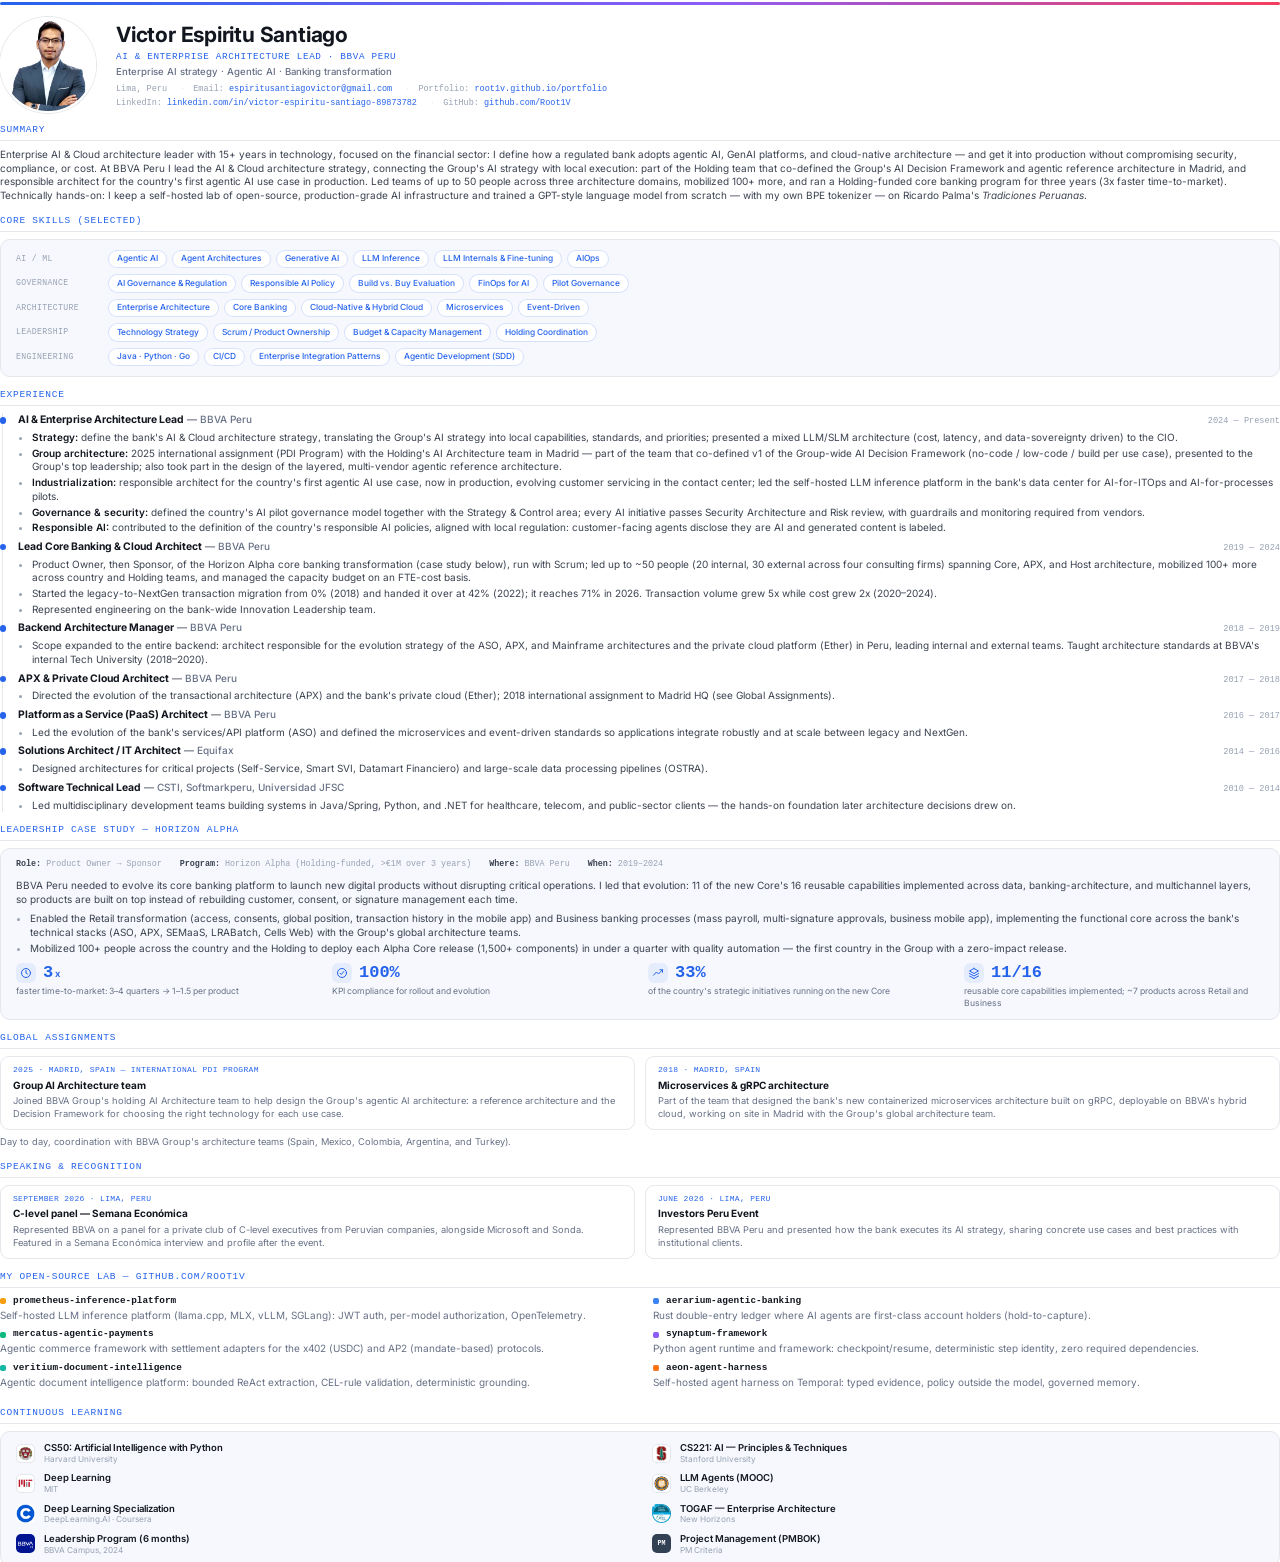
<file: resume/resume.html>
<!doctype html>
<html lang="en">
<head>
<meta charset="utf-8" />
<title>Victor Espiritu Santiago — Resume</title>
<link rel="preconnect" href="https://fonts.googleapis.com" />
<link rel="preconnect" href="https://fonts.gstatic.com" crossorigin />
<link href="https://fonts.googleapis.com/css2?family=Inter:wght@400;500;600;700&display=swap" rel="stylesheet" />
<style>
  :root {
    --text-0: #12161f;
    --text-1: #3b4250;
    --text-2: #667085;
    --text-dim: #98a2b3;
    --border: #e4e7ec;
    --accent: #2563eb;
    --accent-soft: rgba(37, 99, 235, 0.08);
    --panel-bg: #f6f8fd;
    --mono: "SFMono-Regular", ui-monospace, Menlo, Consolas, monospace;
    --sans: "Inter", -apple-system, BlinkMacSystemFont, "Segoe UI", Roboto, Helvetica, Arial, sans-serif;

    --c-argus: #f43f5e;
    --c-prometheus: #f59e0b;
    --c-aerarium: #3b82f6;
    --c-mercatus: #10b981;
    --c-synaptum: #8b5cf6;
  }
  @page { size: A4; margin: 15mm 16mm 14mm; }
  * { box-sizing: border-box; }
  html, body { margin: 0; padding: 0; }
  body {
    font-family: var(--sans);
    color: var(--text-1);
    font-size: 10px;
    line-height: 1.37;
  }
  .accent-rule {
    height: 3px;
    width: 100%;
    border-radius: 3px;
    background: linear-gradient(90deg, var(--accent), var(--c-synaptum) 55%, var(--c-argus));
    margin: 2px 0 12px;
  }
  .page { padding: 0; }

  /* Header */
  .header { display: flex; align-items: center; gap: 20px; margin-bottom: 4px; }
  .photo {
    flex-shrink: 0;
    width: 96px;
    height: 96px;
    border-radius: 50%;
    overflow: hidden;
    border: 2px solid #ffffff;
    box-shadow: 0 0 0 1px var(--border);
  }
  .photo img { width: 100%; height: 100%; object-fit: cover; display: block; }
  h1 { font-size: 21px; font-weight: 700; color: var(--text-0); margin: 0 0 2px; letter-spacing: -0.01em; }
  .eyebrow {
    font-family: var(--mono);
    font-size: 9.3px;
    font-weight: 500;
    color: var(--accent);
    letter-spacing: 0.07em;
    text-transform: uppercase;
    margin: 0 0 3px;
  }
  .tagline { font-size: 9.6px; font-weight: 500; color: var(--text-2); margin: -2px 0 6px; }
  .job li strong { color: var(--text-0); font-weight: 600; }
  .contact { font-family: var(--mono); font-size: 8.5px; color: var(--text-dim); }
  .contact a { color: var(--accent); text-decoration: none; font-weight: 500; }
  .contact span.sep { color: var(--border); margin: 0 8px; }
  .contact .citem { white-space: nowrap; }
  .contact-row { margin-bottom: 2px; }
  .contact-row:last-child { margin-bottom: 0; }

  .section-label {
    font-family: var(--mono);
    font-size: 9.5px;
    font-weight: 500;
    color: var(--accent);
    letter-spacing: 0.08em;
    text-transform: uppercase;
    border-bottom: 1px solid var(--border);
    padding-bottom: 4px;
    margin: 11px 0 7px;
    page-break-after: avoid;
  }
  .header + .section-label { margin-top: 10px; }

  .summary { margin: 0; color: var(--text-1); }

  .panel {
    background: var(--panel-bg);
    border: 1px solid var(--border);
    border-radius: 10px;
    padding: 10px 15px;
    page-break-inside: avoid;
  }

  /* Experience — timeline styled like the site */
  .tl { border-left: 1.5px solid var(--border); margin-left: 2px; padding-left: 15px; }
  .job { position: relative; margin-bottom: 5px; page-break-inside: avoid; }
  .job:last-child { margin-bottom: 0; }
  .job::before {
    content: "";
    position: absolute;
    left: -18.5px;
    top: 4px;
    width: 6.5px;
    height: 6.5px;
    border-radius: 50%;
    background: var(--accent);
  }
  .job-head { display: flex; justify-content: space-between; align-items: baseline; gap: 10px; }
  .job-title { font-weight: 700; font-size: 10.4px; color: var(--text-0); }
  .job-org { font-weight: 500; color: var(--text-2); }
  .job-date { font-family: var(--mono); font-size: 8.6px; color: var(--text-dim); white-space: nowrap; }
  .job ul { margin: 3px 0 0; padding-left: 14px; }
  .job li { margin-bottom: 2px; }
  .job li::marker { color: var(--text-dim); }

  /* Case study — mirrors the site's leadership block */
  .case-meta {
    display: flex; flex-wrap: wrap; gap: 6px 18px;
    font-family: var(--mono); font-size: 8.4px; color: var(--text-dim);
    margin-bottom: 8px;
  }
  .case-meta strong { color: var(--text-1); font-weight: 600; }
  .case p { margin: 0 0 6px; }
  .case ul { margin: 0 0 8px; padding-left: 14px; }
  .case li { margin-bottom: 2px; }
  .case li::marker { color: var(--text-dim); }
  .stat-row { display: grid; grid-template-columns: repeat(4, 1fr); gap: 10px 16px; margin-top: 4px; }
  .stat-top { display: flex; align-items: center; gap: 7px; margin-bottom: 3px; }
  .stat-icon {
    flex-shrink: 0; width: 20px; height: 20px; border-radius: 6px;
    background: var(--accent-soft); color: var(--accent);
    display: flex; align-items: center; justify-content: center;
  }
  .stat-icon svg { width: 12px; height: 12px; }
  .stat .num { font-family: var(--mono); font-size: 17px; font-weight: 700; color: var(--accent); line-height: 1.1; }
  .stat .num .unit { font-family: var(--sans); font-size: 9.5px; font-weight: 600; margin-left: 2px; }
  .stat .label { font-size: 8.6px; color: var(--text-2); line-height: 1.3; }

  /* Cards — mirrors the site's info cards */
  .cards { display: grid; grid-template-columns: 1fr 1fr; gap: 10px; }
  .card { border: 1px solid var(--border); border-radius: 9px; padding: 8px 12px; page-break-inside: avoid; }
  .card-meta { font-family: var(--mono); font-size: 8px; color: var(--accent); letter-spacing: 0.04em; text-transform: uppercase; margin-bottom: 3px; }
  .card h4 { margin: 0 0 3px; font-size: 10px; color: var(--text-0); }
  .card p { margin: 0; color: var(--text-2); font-size: 9.3px; }
  .cards-note { margin: 6px 0 0; color: var(--text-2); font-size: 9.3px; }

  .two-col { display: grid; grid-template-columns: 1fr 1fr; column-gap: 26px; }

  .proj { margin-bottom: 6px; page-break-inside: avoid; }
  .proj-name { display: flex; align-items: center; gap: 7px; font-weight: 700; font-family: var(--mono); font-size: 9.4px; color: var(--text-0); }
  .proj-dot { width: 6px; height: 6px; border-radius: 2px; flex-shrink: 0; }
  .proj-desc { color: var(--text-2); margin-top: 1px; }

  .cert-grid { display: grid; grid-template-columns: 1fr 1fr; column-gap: 24px; row-gap: 8px; }
  .cert-row { display: flex; align-items: center; gap: 9px; }
  .cert-icon {
    flex-shrink: 0; width: 19px; height: 19px; border-radius: 5px;
    display: flex; align-items: center; justify-content: center; overflow: hidden;
    background: #fff; border: 1px solid var(--border);
  }
  .cert-icon img { width: 100%; height: 100%; object-fit: contain; }
  .cert-icon.fill { padding: 0; border: none; }
  .cert-icon.fill img { object-fit: cover; }
  .cert-icon.mono { background: #334155; color: #fff; font-family: var(--mono); font-size: 6.6px; font-weight: 700; border: none; }
  .cert-text { display: flex; flex-direction: column; line-height: 1.25; }
  .cert-text .name { font-weight: 600; color: var(--text-0); font-size: 9.5px; }
  .cert-text .org { color: var(--text-dim); font-size: 8.2px; }

  .skills-row { display: flex; gap: 10px; margin-bottom: 6px; }
  .skills-row:last-child { margin-bottom: 0; }
  .skills-cat {
    flex-shrink: 0; width: 82px;
    font-family: var(--mono); font-size: 8.2px; color: var(--text-dim);
    letter-spacing: 0.04em; text-transform: uppercase; padding-top: 3px;
  }
  .pills { display: flex; flex-wrap: wrap; gap: 5px; }
  .pill {
    background: #ffffff; color: var(--accent);
    border: 1px solid rgba(37, 99, 235, 0.18); border-radius: 20px;
    padding: 2.5px 8px; font-size: 8.4px; font-weight: 500; white-space: nowrap;
  }
</style>
</head>
<body>
<div class="page">

<div class="accent-rule"></div>

<div class="header">
  <div class="photo"><img src="../assets/img/headshot-resume.png" /></div>
  <div>
    <h1>Victor Espiritu Santiago</h1>
    <div class="eyebrow">AI &amp; Enterprise Architecture Lead · BBVA Peru</div>
    <div class="tagline">Enterprise AI strategy · Agentic AI · Banking transformation</div>
    <div class="contact">
      <div class="contact-row">
        <span class="citem">Lima, Peru</span>
        <span class="sep">·</span><span class="citem">Email: <a href="mailto:espiritusantiagovictor@gmail.com">espiritusantiagovictor@gmail.com</a></span>
        <span class="sep">·</span><span class="citem">Portfolio: <a href="https://root1v.github.io/portfolio/">root1v.github.io/portfolio</a></span>
      </div>
      <div class="contact-row">
        <span class="citem">LinkedIn: <a href="https://www.linkedin.com/in/victor-espiritu-santiago-89873782/">linkedin.com/in/victor-espiritu-santiago-89873782</a></span>
        <span class="sep">·</span><span class="citem">GitHub: <a href="https://github.com/Root1V">github.com/Root1V</a></span>
      </div>
    </div>
  </div>
</div>

<div class="section-label">Summary</div>
<p class="summary">
  Enterprise AI &amp; Cloud architecture leader with 15+ years in technology, focused on the financial sector: I define
  how a regulated bank adopts agentic AI, GenAI platforms, and cloud-native architecture — and get it into production
  without compromising security, compliance, or cost. At BBVA Peru I lead the AI &amp; Cloud architecture strategy, connecting
  the Group's AI strategy with local execution: part of the Holding team that co-defined the Group's AI Decision
  Framework and agentic reference architecture in Madrid, and responsible architect for the country's first agentic AI
  use case in production. Led teams of up to 50 people across three architecture domains, mobilized 100+ more, and ran
  a Holding-funded core banking program for three years (3x faster time-to-market). Technically hands-on: I keep a
  self-hosted lab of open-source, production-grade AI infrastructure and trained a GPT-style language model from
  scratch — with my own BPE tokenizer — on Ricardo Palma's <em>Tradiciones Peruanas</em>.
</p>

<div class="section-label">Core Skills (selected)</div>
<div class="panel">
  <div class="skills-row">
    <div class="skills-cat">AI / ML</div>
    <div class="pills">
      <span class="pill">Agentic AI</span><span class="pill">Agent Architectures</span><span class="pill">Generative AI</span><span class="pill">LLM Inference</span><span class="pill">LLM Internals &amp; Fine-tuning</span><span class="pill">AIOps</span>
    </div>
  </div>
  <div class="skills-row">
    <div class="skills-cat">Governance</div>
    <div class="pills">
      <span class="pill">AI Governance &amp; Regulation</span><span class="pill">Responsible AI Policy</span><span class="pill">Build vs. Buy Evaluation</span><span class="pill">FinOps for AI</span><span class="pill">Pilot Governance</span>
    </div>
  </div>
  <div class="skills-row">
    <div class="skills-cat">Architecture</div>
    <div class="pills">
      <span class="pill">Enterprise Architecture</span><span class="pill">Core Banking</span><span class="pill">Cloud-Native &amp; Hybrid Cloud</span><span class="pill">Microservices</span><span class="pill">Event-Driven</span>
    </div>
  </div>
  <div class="skills-row">
    <div class="skills-cat">Leadership</div>
    <div class="pills">
      <span class="pill">Technology Strategy</span><span class="pill">Scrum / Product Ownership</span><span class="pill">Budget &amp; Capacity Management</span><span class="pill">Holding Coordination</span>
    </div>
  </div>
  <div class="skills-row">
    <div class="skills-cat">Engineering</div>
    <div class="pills">
      <span class="pill">Java · Python · Go</span><span class="pill">CI/CD</span><span class="pill">Enterprise Integration Patterns</span><span class="pill">Agentic Development (SDD)</span>
    </div>
  </div>
</div>

<div class="section-label">Experience</div>
<div class="tl">
  <div class="job">
    <div class="job-head">
      <div><span class="job-title">AI &amp; Enterprise Architecture Lead</span> — <span class="job-org">BBVA Peru</span></div>
      <div class="job-date">2024 — Present</div>
    </div>
    <ul>
      <li><strong>Strategy:</strong> define the bank's AI &amp; Cloud architecture strategy, translating the Group's AI strategy into local capabilities, standards, and priorities; presented a mixed LLM/SLM architecture (cost, latency, and data-sovereignty driven) to the CIO.</li>
      <li><strong>Group architecture:</strong> 2025 international assignment (PDI Program) with the Holding's AI Architecture team in Madrid — part of the team that co-defined v1 of the Group-wide AI Decision Framework (no-code / low-code / build per use case), presented to the Group's top leadership; also took part in the design of the layered, multi-vendor agentic reference architecture.</li>
      <li><strong>Industrialization:</strong> responsible architect for the country's first agentic AI use case, now in production, evolving customer servicing in the contact center; led the self-hosted LLM inference platform in the bank's data center for AI-for-ITOps and AI-for-processes pilots.</li>
      <li><strong>Governance &amp; security:</strong> defined the country's AI pilot governance model together with the Strategy &amp; Control area; every AI initiative passes Security Architecture and Risk review, with guardrails and monitoring required from vendors.</li>
      <li><strong>Responsible AI:</strong> contributed to the definition of the country's responsible AI policies, aligned with local regulation: customer-facing agents disclose they are AI and generated content is labeled.</li>
    </ul>
  </div>

  <div class="job">
    <div class="job-head">
      <div><span class="job-title">Lead Core Banking &amp; Cloud Architect</span> — <span class="job-org">BBVA Peru</span></div>
      <div class="job-date">2019 — 2024</div>
    </div>
    <ul>
      <li>Product Owner, then Sponsor, of the Horizon Alpha core banking transformation (case study below), run with Scrum; led up to ~50 people (20 internal, 30 external across four consulting firms) spanning Core, APX, and Host architecture, mobilized 100+ more across country and Holding teams, and managed the capacity budget on an FTE-cost basis.</li>
      <li>Started the legacy-to-NextGen transaction migration from 0% (2018) and handed it over at 42% (2022); it reaches 71% in 2026. Transaction volume grew 5x while cost grew 2x (2020–2024).</li>
      <li>Represented engineering on the bank-wide Innovation Leadership team.</li>
    </ul>
  </div>

  <div class="job">
    <div class="job-head">
      <div><span class="job-title">Backend Architecture Manager</span> — <span class="job-org">BBVA Peru</span></div>
      <div class="job-date">2018 — 2019</div>
    </div>
    <ul>
      <li>Scope expanded to the entire backend: architect responsible for the evolution strategy of the ASO, APX, and Mainframe architectures and the private cloud platform (Ether) in Peru, leading internal and external teams. Taught architecture standards at BBVA's internal Tech University (2018–2020).</li>
    </ul>
  </div>

  <div class="job">
    <div class="job-head">
      <div><span class="job-title">APX &amp; Private Cloud Architect</span> — <span class="job-org">BBVA Peru</span></div>
      <div class="job-date">2017 — 2018</div>
    </div>
    <ul>
      <li>Directed the evolution of the transactional architecture (APX) and the bank's private cloud (Ether); 2018 international assignment to Madrid HQ (see Global Assignments).</li>
    </ul>
  </div>

  <div class="job">
    <div class="job-head">
      <div><span class="job-title">Platform as a Service (PaaS) Architect</span> — <span class="job-org">BBVA Peru</span></div>
      <div class="job-date">2016 — 2017</div>
    </div>
    <ul>
      <li>Led the evolution of the bank's services/API platform (ASO) and defined the microservices and event-driven standards so applications integrate robustly and at scale between legacy and NextGen.</li>
    </ul>
  </div>

  <div class="job">
    <div class="job-head">
      <div><span class="job-title">Solutions Architect / IT Architect</span> — <span class="job-org">Equifax</span></div>
      <div class="job-date">2014 — 2016</div>
    </div>
    <ul>
      <li>Designed architectures for critical projects (Self-Service, Smart SVI, Datamart Financiero) and large-scale data processing pipelines (OSTRA).</li>
    </ul>
  </div>

  <div class="job">
    <div class="job-head">
      <div><span class="job-title">Software Technical Lead</span> — <span class="job-org">CSTI, Softmarkperu, Universidad JFSC</span></div>
      <div class="job-date">2010 — 2014</div>
    </div>
    <ul>
      <li>Led multidisciplinary development teams building systems in Java/Spring, Python, and .NET for healthcare, telecom, and public-sector clients — the hands-on foundation later architecture decisions drew on.</li>
    </ul>
  </div>
</div>

<div class="section-label">Leadership Case Study — Horizon Alpha</div>
<div class="panel case">
  <div class="case-meta">
    <span><strong>Role:</strong> Product Owner → Sponsor</span>
    <span><strong>Program:</strong> Horizon Alpha (Holding-funded, &gt;€1M over 3 years)</span>
    <span><strong>Where:</strong> BBVA Peru</span>
    <span><strong>When:</strong> 2019–2024</span>
  </div>
  <p>BBVA Peru needed to evolve its core banking platform to launch new digital products without disrupting critical operations. I led that evolution: 11 of the new Core's 16 reusable capabilities implemented across data, banking-architecture, and multichannel layers, so products are built on top instead of rebuilding customer, consent, or signature management each time.</p>
  <ul>
    <li>Enabled the Retail transformation (access, consents, global position, transaction history in the mobile app) and Business banking processes (mass payroll, multi-signature approvals, business mobile app), implementing the functional core across the bank's technical stacks (ASO, APX, SEMaaS, LRABatch, Cells Web) with the Group's global architecture teams.</li>
    <li>Mobilized 100+ people across the country and the Holding to deploy each Alpha Core release (1,500+ components) in under a quarter with quality automation — the first country in the Group with a zero-impact release.</li>
  </ul>
  <div class="stat-row">
    <div class="stat">
      <div class="stat-top">
        <div class="stat-icon"><svg viewBox="0 0 24 24" fill="none" stroke="currentColor" stroke-width="2" stroke-linecap="round" stroke-linejoin="round"><circle cx="12" cy="12" r="9"/><path d="M12 7v5l3 2"/></svg></div>
        <div class="num">3<span class="unit">x</span></div>
      </div>
      <div class="label">faster time-to-market: 3–4 quarters → 1–1.5 per product</div>
    </div>
    <div class="stat">
      <div class="stat-top">
        <div class="stat-icon"><svg viewBox="0 0 24 24" fill="none" stroke="currentColor" stroke-width="2" stroke-linecap="round" stroke-linejoin="round"><circle cx="12" cy="12" r="9"/><path d="m8 12.5 2.5 2.5 5-6"/></svg></div>
        <div class="num">100%</div>
      </div>
      <div class="label">KPI compliance for rollout and evolution</div>
    </div>
    <div class="stat">
      <div class="stat-top">
        <div class="stat-icon"><svg viewBox="0 0 24 24" fill="none" stroke="currentColor" stroke-width="2" stroke-linecap="round" stroke-linejoin="round"><path d="M3 16.5 9 10l4 4 8-8.5"/><path d="M16 5.5h5v5"/></svg></div>
        <div class="num">33%</div>
      </div>
      <div class="label">of the country's strategic initiatives running on the new Core</div>
    </div>
    <div class="stat">
      <div class="stat-top">
        <div class="stat-icon"><svg viewBox="0 0 24 24" fill="none" stroke="currentColor" stroke-width="2" stroke-linecap="round" stroke-linejoin="round"><path d="M12 3 3 8l9 5 9-5-9-5Z"/><path d="m3 13 9 5 9-5"/><path d="m3 18 9 5 9-5"/></svg></div>
        <div class="num">11/16</div>
      </div>
      <div class="label">reusable core capabilities implemented; ~7 products across Retail and Business</div>
    </div>
  </div>
</div>

<div class="section-label">Global Assignments</div>
<div class="cards">
  <div class="card">
    <div class="card-meta">2025 · Madrid, Spain — International PDI Program</div>
    <h4>Group AI Architecture team</h4>
    <p>Joined BBVA Group's holding AI Architecture team to help design the Group's agentic AI architecture: a reference architecture and the Decision Framework for choosing the right technology for each use case.</p>
  </div>
  <div class="card">
    <div class="card-meta">2018 · Madrid, Spain</div>
    <h4>Microservices &amp; gRPC architecture</h4>
    <p>Part of the team that designed the bank's new containerized microservices architecture built on gRPC, deployable on BBVA's hybrid cloud, working on site in Madrid with the Group's global architecture team.</p>
  </div>
</div>
<p class="cards-note">Day to day, coordination with BBVA Group's architecture teams (Spain, Mexico, Colombia, Argentina, and Turkey).</p>

<div class="section-label">Speaking &amp; Recognition</div>
<div class="cards">
  <div class="card">
    <div class="card-meta">September 2026 · Lima, Peru</div>
    <h4>C-level panel — Semana Económica</h4>
    <p>Represented BBVA on a panel for a private club of C-level executives from Peruvian companies, alongside Microsoft and Sonda. Featured in a Semana Económica interview and profile after the event.</p>
  </div>
  <div class="card">
    <div class="card-meta">June 2026 · Lima, Peru</div>
    <h4>Investors Peru Event</h4>
    <p>Represented BBVA Peru and presented how the bank executes its AI strategy, sharing concrete use cases and best practices with institutional clients.</p>
  </div>
</div>

<div class="section-label">My Open-Source Lab — github.com/Root1V</div>
<div class="two-col">
  <div>
    <div class="proj">
      <div class="proj-name"><span class="proj-dot" style="background:var(--c-prometheus)"></span>prometheus-inference-platform</div>
      <div class="proj-desc">Self-hosted LLM inference platform (llama.cpp, MLX, vLLM, SGLang): JWT auth, per-model authorization, OpenTelemetry.</div>
    </div>
    <div class="proj">
      <div class="proj-name"><span class="proj-dot" style="background:var(--c-mercatus)"></span>mercatus-agentic-payments</div>
      <div class="proj-desc">Agentic commerce framework with settlement adapters for the x402 (USDC) and AP2 (mandate-based) protocols.</div>
    </div>
    <div class="proj">
      <div class="proj-name"><span class="proj-dot" style="background:#14b8a6"></span>veritium-document-intelligence</div>
      <div class="proj-desc">Agentic document intelligence platform: bounded ReAct extraction, CEL-rule validation, deterministic grounding.</div>
    </div>
  </div>
  <div>
    <div class="proj">
      <div class="proj-name"><span class="proj-dot" style="background:var(--c-aerarium)"></span>aerarium-agentic-banking</div>
      <div class="proj-desc">Rust double-entry ledger where AI agents are first-class account holders (hold-to-capture).</div>
    </div>
    <div class="proj">
      <div class="proj-name"><span class="proj-dot" style="background:var(--c-synaptum)"></span>synaptum-framework</div>
      <div class="proj-desc">Python agent runtime and framework: checkpoint/resume, deterministic step identity, zero required dependencies.</div>
    </div>
    <div class="proj">
      <div class="proj-name"><span class="proj-dot" style="background:#f97316"></span>aeon-agent-harness</div>
      <div class="proj-desc">Self-hosted agent harness on Temporal: typed evidence, policy outside the model, governed memory.</div>
    </div>
  </div>
</div>

<div class="section-label">Continuous Learning</div>
<div class="panel">
  <div class="cert-grid">
    <div class="cert-row">
      <div class="cert-icon"><img src="../assets/img/logos/harvard.png" /></div>
      <div class="cert-text"><span class="name">CS50: Artificial Intelligence with Python</span><span class="org">Harvard University</span></div>
    </div>
    <div class="cert-row">
      <div class="cert-icon"><img src="../assets/img/logos/stanford.png" /></div>
      <div class="cert-text"><span class="name">CS221: AI — Principles &amp; Techniques</span><span class="org">Stanford University</span></div>
    </div>
    <div class="cert-row">
      <div class="cert-icon"><img src="../assets/img/logos/mit.png" /></div>
      <div class="cert-text"><span class="name">Deep Learning</span><span class="org">MIT</span></div>
    </div>
    <div class="cert-row">
      <div class="cert-icon"><img src="../assets/img/logos/berkeley.png" /></div>
      <div class="cert-text"><span class="name">LLM Agents (MOOC)</span><span class="org">UC Berkeley</span></div>
    </div>
    <div class="cert-row">
      <div class="cert-icon fill"><img src="../assets/img/logos/coursera.png" /></div>
      <div class="cert-text"><span class="name">Deep Learning Specialization</span><span class="org">DeepLearning.AI · Coursera</span></div>
    </div>
    <div class="cert-row">
      <div class="cert-icon fill"><img src="../assets/img/logos/togaf.png" /></div>
      <div class="cert-text"><span class="name">TOGAF — Enterprise Architecture</span><span class="org">New Horizons</span></div>
    </div>
    <div class="cert-row">
      <div class="cert-icon fill"><img src="../assets/img/logos/bbva.png" /></div>
      <div class="cert-text"><span class="name">Leadership Program (6 months)</span><span class="org">BBVA Campus, 2024</span></div>
    </div>
    <div class="cert-row">
      <div class="cert-icon mono">PM</div>
      <div class="cert-text"><span class="name">Project Management (PMBOK)</span><span class="org">PM Criteria</span></div>
    </div>
  </div>
</div>

</div>
</body>
</html>
</file>
<file: assets/css/style.css>
:root {
  --bg-0: #0b0f19;
  --bg-1: #111827;
  --bg-card: #141b2b;
  --border: #1f2937;
  --text-0: #f3f4f6;
  --text-1: #c3cad6;
  --text-2: #94a2b0;
  --text-dim: #5a6272;
  --accent: #60a5fa;
  --accent-soft: rgba(96, 165, 250, 0.12);
  --on-accent: #0b0f19;
  --nav-bg: rgba(11, 15, 25, 0.75);
  --photo-bg: url("../img/hero-wide-dark.jpg?v=3");

  --c-prometheus: #f59e0b;
  --c-mercatus: #10b981;
  --c-synaptum: #8b5cf6;
  --c-aerarium: #3b82f6;
  --c-argus: #f43f5e;
  --c-veritium: #14b8a6;
  --c-aeon: #f97316;

  --mono: "SFMono-Regular", ui-monospace, Menlo, Consolas, monospace;
  --sans: "Inter", -apple-system, BlinkMacSystemFont, "Segoe UI", Roboto, Helvetica, Arial, sans-serif;

  color-scheme: dark;
}

:root[data-theme="light"] {
  --bg-0: #f7f8fa;
  --bg-1: #ffffff;
  --bg-card: #ffffff;
  --border: #e4e7ec;
  --text-0: #12161f;
  --text-1: #3b4250;
  --text-2: #667085;
  --text-dim: #98a2b3;
  --accent: #2563eb;
  --accent-soft: rgba(37, 99, 235, 0.08);
  --on-accent: #ffffff;
  --nav-bg: rgba(255, 255, 255, 0.75);
  --photo-bg: url("../img/hero-wide-light.jpg?v=5");
  color-scheme: light;
}

* { box-sizing: border-box; }

html { scroll-behavior: smooth; }

body {
  margin: 0;
  background: linear-gradient(180deg, var(--bg-0), var(--bg-1) 40%, var(--bg-0));
  color: var(--text-1);
  font-family: var(--sans);
  font-weight: 350;
  line-height: 1.65;
  -webkit-font-smoothing: antialiased;
  transition: background-color 0.2s ease, color 0.2s ease;
}

.wrap {
  max-width: 1040px;
  margin: 0 auto;
  padding: 0 24px;
}

a { color: var(--accent); text-decoration: none; }
a:hover { text-decoration: underline; }

h1, h2, h3, h4, h5, h6 { font-weight: 600; }

/* Nav */
header.site-nav {
  position: sticky;
  top: 0;
  z-index: 20;
  backdrop-filter: blur(10px);
  background: var(--nav-bg);
  border-bottom: 1px solid var(--border);
}
.nav-inner {
  display: flex;
  align-items: center;
  justify-content: space-between;
  gap: 24px;
  padding: 14px 24px;
  max-width: 1200px;
  margin: 0 auto;
}
.brand {
  font-family: var(--mono);
  color: var(--text-0);
  font-weight: 500;
  font-size: 15px;
  letter-spacing: 0.02em;
  white-space: nowrap;
  flex-shrink: 0;
}
.nav-links { display: flex; gap: 22px; font-size: 14px; white-space: nowrap; }
.nav-links a { color: var(--text-2); }
.nav-links a:hover { color: var(--text-0); text-decoration: none; }
.btn {
  display: inline-block;
  padding: 9px 18px;
  border-radius: 8px;
  border: 1px solid var(--border);
  color: var(--text-0);
  font-size: 14px;
  font-weight: 500;
  white-space: nowrap;
}
.btn:hover { border-color: var(--accent); text-decoration: none; }
.btn-primary {
  background: var(--accent);
  color: var(--on-accent);
  border: none;
  font-weight: 600;
}
.btn-primary:hover { opacity: 0.9; }

.theme-toggle {
  display: inline-flex;
  align-items: center;
  justify-content: center;
  width: 36px;
  height: 36px;
  border-radius: 8px;
  border: 1px solid var(--border);
  background: transparent;
  color: var(--text-1);
  cursor: pointer;
  font-size: 16px;
  line-height: 1;
}
.theme-toggle:hover { border-color: var(--accent); color: var(--text-0); }
.nav-actions { gap: 10px; flex-wrap: nowrap; flex-shrink: 0; }
.lang-toggle {
  display: inline-flex;
  height: 36px;
  border: 1px solid var(--border);
  border-radius: 8px;
  overflow: hidden;
  font-family: var(--mono);
  font-size: 12px;
}
.lang-toggle button {
  background: transparent;
  border: 0;
  color: var(--text-2);
  padding: 0 10px;
  cursor: pointer;
  font: inherit;
  letter-spacing: 0.04em;
}
.lang-toggle button + button { border-left: 1px solid var(--border); }
.lang-toggle button:hover { color: var(--text-0); }
.lang-toggle button.active { background: var(--accent-soft); color: var(--accent); font-weight: 600; }

/* Download CV menu */
.cv-menu { position: relative; }
.cv-btn {
  display: inline-flex;
  align-items: center;
  gap: 7px;
  cursor: pointer;
  font-family: inherit;
  line-height: 1.2;
}
.cv-icon { width: 16px; height: 16px; flex-shrink: 0; }
.cv-label-short { display: none; }
.cv-caret { width: 12px; height: 12px; flex-shrink: 0; opacity: 0.8; transition: transform 0.18s ease; }
.cv-menu.open .cv-caret { transform: rotate(180deg); }
.cv-list {
  position: absolute;
  top: calc(100% + 8px);
  right: 0;
  min-width: 160px;
  margin: 0;
  padding: 6px;
  list-style: none;
  background: var(--bg-card);
  border: 1px solid var(--border);
  border-radius: 10px;
  box-shadow: 0 12px 32px rgba(0, 0, 0, 0.18);
  z-index: 30;
  opacity: 0;
  visibility: hidden;
  transform: translateY(-4px);
  transition: opacity 0.15s ease, transform 0.15s ease, visibility 0.15s;
}
.cv-menu.open .cv-list { opacity: 1; visibility: visible; transform: translateY(0); }
.cv-list a {
  display: flex;
  align-items: center;
  gap: 10px;
  padding: 9px 10px;
  border-radius: 7px;
  color: var(--text-0);
  font-size: 14px;
  font-weight: 500;
  white-space: nowrap;
}
.cv-list a:hover, .cv-list a:focus-visible { background: var(--accent-soft); color: var(--accent); text-decoration: none; outline: none; }
.cv-flag {
  font-family: var(--mono);
  font-size: 11px;
  font-weight: 600;
  letter-spacing: 0.04em;
  color: var(--accent);
  background: var(--accent-soft);
  border-radius: 5px;
  padding: 2px 6px;
}

/* Hero — full-bleed building photo with a frosted glass panel on top */
.hero-full {
  position: relative;
  width: 100%;
  min-height: 560px;
  display: flex;
  align-items: flex-end;
  background-image: var(--photo-bg);
  background-size: cover;
  background-position: center 70%;
  transition: background-image 0.2s ease;
  overflow: hidden;
}
.hero-full::before {
  content: "";
  position: absolute;
  inset: 0;
  background: linear-gradient(180deg, rgba(0,0,0,0.15) 0%, var(--bg-0) 96%);
  opacity: 1;
}
:root[data-theme="light"] .hero-full::before {
  background: linear-gradient(180deg, rgba(255,255,255,0.1) 0%, var(--bg-0) 96%);
}
.hero-inner {
  position: relative;
  z-index: 2;
  width: 100%;
  padding-bottom: 0;
}
.glass-panel {
  display: grid;
  grid-template-columns: auto 1fr;
  gap: 36px;
  align-items: center;
  background: rgba(20, 27, 43, 0.16);
  backdrop-filter: blur(24px) saturate(150%);
  -webkit-backdrop-filter: blur(24px) saturate(150%);
  border: 1px solid rgba(255, 255, 255, 0.14);
  border-radius: 20px;
  padding: 32px 36px;
  margin-bottom: -70px;
  transform: translateY(-64px);
  box-shadow: 0 30px 80px rgba(0,0,0,0.35);
}
:root[data-theme="light"] .glass-panel {
  background: rgba(255, 255, 255, 0.18);
  border: 1px solid rgba(20, 27, 43, 0.1);
  box-shadow: 0 30px 80px rgba(20,27,43,0.12);
}
.glass-photo {
  width: 230px;
  height: 230px;
  border-radius: 50%;
  overflow: hidden;
  border: 3px solid rgba(255,255,255,0.5);
  box-shadow: 0 18px 45px rgba(0,0,0,0.4), 0 0 50px var(--accent-soft);
  flex-shrink: 0;
}
:root[data-theme="light"] .glass-photo { border-color: rgba(255,255,255,0.85); }
.glass-photo img { width: 100%; height: 100%; object-fit: cover; object-position: center 15%; display: block; }

.hero-eyebrow {
  font-family: var(--mono);
  font-size: 13px;
  color: var(--text-dim);
  letter-spacing: 0.08em;
  text-transform: uppercase;
  margin-bottom: 12px;
}
.hero h1 {
  font-size: 40px;
  line-height: 1.2;
  color: var(--text-0);
  margin: 0 0 14px;
  font-weight: 400;
  letter-spacing: -0.01em;
}
.hero .lede {
  font-size: 16px;
  color: var(--text-1);
  max-width: 620px;
  margin-bottom: 22px;
}
.hero-cta { display: flex; gap: 12px; flex-wrap: wrap; }

.spacer-for-panel { height: 70px; }

@media (max-width: 760px) {
  .hero-full { min-height: 420px; background-position: center 60%; }
  .glass-panel {
    grid-template-columns: 1fr;
    justify-items: center;
    text-align: center;
    transform: translateY(-40px);
    margin-bottom: -40px;
    padding: 26px 22px;
  }
  .glass-photo { width: 170px; height: 170px; }
  .hero .lede { max-width: 100%; }
  .hero-cta { justify-content: center; }
  .spacer-for-panel { height: 40px; }
}

/* Sections */
section { padding: 56px 0; border-top: 1px solid var(--border); }
section:first-of-type { border-top: none; }
.section-label {
  font-family: var(--mono);
  font-size: 13px;
  color: var(--accent);
  letter-spacing: 0.06em;
  text-transform: uppercase;
  margin-bottom: 10px;
}
h2 {
  font-size: 27px;
  color: var(--text-0);
  margin: 0 0 22px;
  font-weight: 600;
  letter-spacing: -0.01em;
}
.lead-p { font-size: 16px; max-width: 100%; }

/* Project cards */
.projects-grid {
  display: grid;
  grid-template-columns: repeat(2, 1fr);
  gap: 22px;
  margin-top: 28px;
}
.project-card {
  background: var(--bg-card);
  border: 1px solid var(--border);
  border-radius: 14px;
  overflow: hidden;
  transition: transform 0.15s ease, border-color 0.15s ease;
}
.project-card:hover { transform: translateY(-3px); border-color: var(--card-accent, var(--accent)); }
.project-card img { width: 100%; display: block; aspect-ratio: 1280 / 640; object-fit: cover; }
.project-body { padding: 18px 20px 22px; }
.project-body h3 {
  font-family: var(--mono);
  font-size: 16px;
  color: var(--text-0);
  margin: 0 0 8px;
}
.project-body p { font-size: 14px; color: var(--text-2); margin: 0 0 14px; }
.project-link {
  font-family: var(--mono);
  font-size: 13px;
  color: var(--card-accent, var(--accent));
}
.project-card.span-2 { grid-column: span 2; }
.project-card.span-2 .project-inner { display: grid; grid-template-columns: 1.1fr 1fr; }
.project-card.span-2 img { aspect-ratio: auto; height: 100%; }

/* Leadership case study */
.case-study {
  background: var(--bg-card);
  border: 1px solid var(--border);
  border-radius: 16px;
  padding: 32px;
}
.case-meta {
  display: flex;
  gap: 24px;
  flex-wrap: wrap;
  font-size: 13px;
  color: var(--text-dim);
  font-family: var(--mono);
  margin-bottom: 18px;
}
.case-meta strong { color: var(--text-2); }
.stat-row {
  display: grid;
  grid-template-columns: repeat(4, 1fr);
  gap: 24px 28px;
  margin: 24px 0;
}
.stat { }
.stat-top { display: flex; align-items: center; gap: 10px; margin-bottom: 6px; }
.stat-icon {
  flex-shrink: 0;
  width: 30px;
  height: 30px;
  border-radius: 8px;
  background: var(--accent-soft);
  color: var(--accent);
  display: flex;
  align-items: center;
  justify-content: center;
}
.stat-icon svg { width: 16px; height: 16px; }
.stat .num { font-size: 30px; font-weight: 700; color: var(--accent); font-family: var(--mono); line-height: 1.1; }
.stat .num .unit {
  font-family: var(--sans);
  font-size: 14px;
  font-weight: 600;
  margin-left: 3px;
}
.stat .label { font-size: 13px; color: var(--text-2); }
.case-study ul { padding-left: 20px; margin: 12px 0; }
.case-study li { margin-bottom: 8px; font-size: 15px; }

/* Timeline */
.timeline { border-left: 2px solid var(--border); padding-left: 24px; margin-top: 20px; }
.tl-item { position: relative; padding-bottom: 26px; }
.tl-item::before {
  content: "";
  position: absolute;
  left: -30px;
  top: 4px;
  width: 10px;
  height: 10px;
  border-radius: 50%;
  background: var(--accent);
}
.tl-item .tl-date { font-family: var(--mono); font-size: 13px; color: var(--text-dim); }
.tl-item h4 { margin: 4px 0 4px; color: var(--text-0); font-size: 16px; }
.tl-item p { margin: 0; font-size: 14px; color: var(--text-2); }

/* Certifications */
.cert-grid {
  display: grid;
  grid-template-columns: repeat(2, 1fr);
  gap: 14px;
  margin-top: 22px;
}
.cert-card {
  display: flex;
  align-items: flex-start;
  gap: 14px;
  border: 1px solid var(--border);
  border-radius: 10px;
  padding: 16px 18px;
  background: var(--bg-card);
}
.cert-icon {
  flex-shrink: 0;
  width: 38px;
  height: 38px;
  border-radius: 10px;
  display: flex;
  align-items: center;
  justify-content: center;
  font-family: var(--mono);
  font-weight: 700;
  font-size: 14px;
  letter-spacing: 0.01em;
}
.cert-icon--sm { font-size: 10px; }
.cert-icon--xs { font-size: 8px; letter-spacing: 0.02em; }
.cert-icon--logo {
  background: #ffffff;
  border: 1px solid var(--border);
  padding: 6px;
}
.cert-icon--logo img { width: 100%; height: 100%; object-fit: contain; }
.cert-icon--logo-fill { overflow: hidden; }
.cert-icon--logo-fill img { width: 100%; height: 100%; object-fit: cover; }
.cert-card .cert-name { color: var(--text-0); font-weight: 600; font-size: 15px; }
.cert-card .cert-org { color: var(--text-dim); font-size: 13px; font-family: var(--mono); margin-top: 4px; }

/* Two-column info cards (Global Assignments, Speaking & Recognition) */
.two-col-grid {
  display: grid;
  grid-template-columns: repeat(2, 1fr);
  gap: 20px;
  margin-top: 24px;
}
.info-card {
  border: 1px solid var(--border);
  border-radius: 14px;
  padding: 22px 24px;
  background: var(--bg-card);
}
.info-card-meta {
  font-family: var(--mono);
  font-size: 12px;
  color: var(--accent);
  letter-spacing: 0.04em;
  text-transform: uppercase;
  margin-bottom: 10px;
}
.info-card h4 { color: var(--text-0); font-size: 17px; margin: 0 0 10px; }
.info-card p { color: var(--text-2); font-size: 14px; margin: 0; }

/* Contact */
.contact-links { display: flex; gap: 14px; flex-wrap: wrap; margin-top: 18px; }

footer {
  border-top: 1px solid var(--border);
  padding: 32px 0 60px;
  font-size: 13px;
  color: var(--text-dim);
  font-family: var(--mono);
  text-align: center;
}

@media (max-width: 760px) {
  .hero { grid-template-columns: 1fr; padding-top: 48px; }
  .hero-photo { width: 180px; height: 225px; order: -1; }
  .hero h1 { font-size: 30px; }
  .projects-grid { grid-template-columns: 1fr; }
  .project-card.span-2 { grid-column: span 1; }
  .project-card.span-2 .project-inner { grid-template-columns: 1fr; }
  .cert-grid { grid-template-columns: 1fr; }
  .two-col-grid { grid-template-columns: 1fr; }
  .stat-row { grid-template-columns: repeat(2, 1fr); }
}

@media (max-width: 1120px) {
  .nav-links { gap: 14px; font-size: 13px; }
  .cv-btn { gap: 6px; padding: 9px 14px; }
  .cv-label { display: none; }
  .cv-label-short { display: inline; }
}

@media (max-width: 920px) {
  .nav-links { display: none; }
}

@media (max-width: 480px) {
  .nav-inner { padding: 12px 16px; }
  .brand { font-size: 14px; white-space: nowrap; }
  .nav-actions { gap: 8px; flex-wrap: nowrap; }
  .lang-toggle { height: 32px; font-size: 11px; }
  .lang-toggle button { padding: 0 8px; }
  .theme-toggle { width: 32px; height: 32px; }
  .nav-actions .btn { padding: 8px 12px; font-size: 13px; }
  .cv-btn { gap: 5px; padding: 8px 10px; }
  .cv-icon { width: 15px; height: 15px; }
  .cv-label { display: none; }
  .cv-label-short { display: inline; }
}

/* Print */
@media print {
  * { box-shadow: none !important; text-shadow: none !important; backdrop-filter: none !important; }
  html, body { background: #ffffff !important; color: #111 !important; }
  .site-nav, .theme-toggle, .lang-toggle, .cv-menu, .hero-cta .btn, .spacer-for-panel { display: none !important; }
  .hero-full { background: none !important; min-height: auto !important; padding: 10px 0 20px; }
  .hero-full::before { display: none !important; }
  .glass-panel {
    background: none !important;
    border: none !important;
    box-shadow: none !important;
    padding: 0 !important;
    grid-template-columns: auto 1fr !important;
  }
  .glass-photo { border-color: #ddd !important; }
  .hero-eyebrow, .section-label { color: #444 !important; }
  .hero h1, h2, h3, h4 { color: #111 !important; }
  .lede, .lead-p, p, li, .cert-org, .tl-item p, .project-body p { color: #333 !important; }
  a { color: #111 !important; text-decoration: underline; }
  .project-link[href]::after,
  .contact-links a[href]::after {
    content: " (" attr(href) ")";
    font-size: 10px;
    color: #666;
    text-decoration: none;
  }
  section { padding: 20px 0 !important; border-top: 1px solid #ccc !important; page-break-inside: avoid; }
  .project-card, .info-card, .cert-card, .case-study { border-color: #ccc !important; background: #fff !important; }
  .projects-grid { grid-template-columns: 1fr 1fr !important; }
  footer { color: #666 !important; border-top-color: #ccc !important; }
}
</file>
